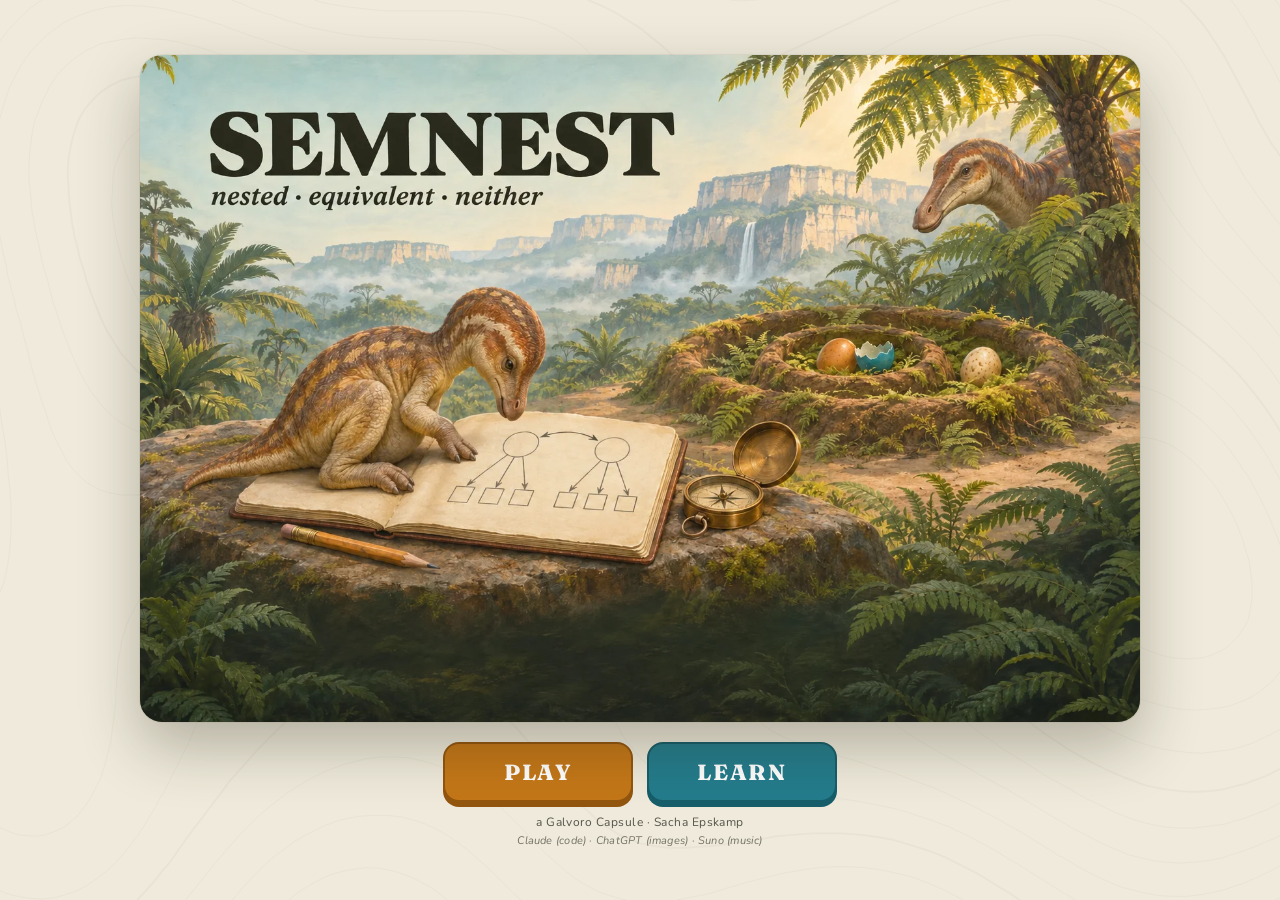
<file: index.html>
<!DOCTYPE html>
<html lang="en" data-theme="auto">
<head>
<meta charset="UTF-8">
<meta name="viewport" content="width=device-width, initial-scale=1.0, maximum-scale=1.0, user-scalable=no">
<title>SEMNEST</title>
<link rel="icon" type="image/svg+xml" href="assets/favicon.svg">
<link rel="preconnect" href="https://fonts.googleapis.com">
<link rel="preconnect" href="https://fonts.gstatic.com" crossorigin>
<link href="https://fonts.googleapis.com/css2?family=Fraunces:opsz,wght@9..144,500;9..144,700;9..144,800&family=Nunito:wght@500;600;700;800&family=JetBrains+Mono:wght@500;600&display=swap" rel="stylesheet">
<link rel="stylesheet" href="styles.css">
<script src="audio.js"></script>
</head>
<body>

<div id="app">
  <!-- ==================== HUD ==================== -->
  <header id="hud">
    <div class="brand">
      <svg class="brand-mark" viewBox="0 0 40 32" aria-hidden="true">
        <path class="bm-fern" d="M30 25 Q31.5 13 37 4.5 M31 19 l-3.6 -2 M31 19 l3.7 -1 M32.2 14 l-3.2 -2.4 M32.2 14 l3.5 -0.8 M34 9.8 l-2.5 -2.1 M34 9.8 l2.9 -0.5"/>
        <ellipse class="bm-egg a" cx="13.4" cy="15" rx="4.4" ry="6.8" transform="rotate(-14 13.4 15)"/>
        <ellipse class="bm-egg b" cx="25.2" cy="14.6" rx="4.4" ry="6.8" transform="rotate(12 25.2 14.6)"/>
        <ellipse class="bm-egg c" cx="19.3" cy="17.2" rx="4.3" ry="6.4"/>
        <path class="bm-nest" d="M1.5 21.5 Q4 18 8 20 Q12 18.5 15 20.5 Q20 19 25 20.5 Q28 18.5 32 20 Q36 18 38.5 21.5 Q37 29.5 20 30 Q3 29.5 1.5 21.5 Z"/>
        <path class="bm-rim" d="M4 22.6 Q8 21.1 12 22.4 M16 22.7 Q20 21.5 24 22.7 M28 22.4 Q32 21.1 36 22.6"/>
      </svg>
      <span class="brand-name">SEMNEST</span>
    </div>
    <div class="hud-stats">
      <div class="stat play-only"><span class="stat-label">LEVEL</span><span id="hud-level" class="stat-val small">Easy</span></div>
      <div class="stat play-only"><span class="stat-label">ROUND</span><span id="hud-eggs" class="eggs" aria-label="Rounds"></span></div>
      <div class="stat play-only"><span class="stat-label">SCORE</span><span id="hud-score" class="stat-val">0</span></div>
      <div class="stat learn-only"><span class="stat-label">MODE</span><span class="stat-val small">Learn</span></div>
    </div>
    <div class="hud-btns">
      <button id="btn-help" class="icon-btn" aria-label="How to play" title="How to play">?</button>
      <button id="btn-theme" class="icon-btn" aria-label="Theme" title="Theme: auto">
        <svg viewBox="0 0 24 24" class="th-icon"><circle cx="12" cy="12" r="7.5" fill="none"/><path class="th-half" d="M12 4.5 A7.5 7.5 0 0 1 12 19.5 Z"/></svg>
      </button>
      <button id="btn-mute" class="icon-btn" aria-label="Mute" title="Sound on/off">&#9834;</button>
      <button id="btn-home" class="icon-btn" aria-label="Quit to title" title="Quit to title">&#10005;</button>
    </div>
  </header>

  <!-- ==================== PLAY ==================== -->
  <main id="play" class="mode-main">
    <section class="pair" data-tab="A">
      <figure class="model-card" id="card-a" data-side="A">
        <figcaption><span class="badge a">A</span><span class="mc-title">Model A</span><span class="mc-meta" id="meta-a"></span></figcaption>
        <span class="zoom-hint" aria-hidden="true"><svg viewBox="0 0 20 20"><circle cx="8.5" cy="8.5" r="5.5"/><path d="M12.6 12.6 L17 17 M6 8.5 H11 M8.5 6 V11"/></svg></span>
        <div class="paper"><svg class="diagram" id="svg-a" role="img" aria-label="Path diagram of model A"></svg></div>
      </figure>

      <div class="answers" id="answers" role="group" aria-label="Your answer">
        <div class="ans-q">How are <b class="ta">A</b> and <b class="tb">B</b> related?</div>
        <button class="ans" data-ans="equiv" title="Equivalent: A and B fit every dataset equally well (key 1)"><svg class="venn" viewBox="0 0 64 40"><ellipse class="v-b" cx="32" cy="20" rx="17" ry="15.5"/><ellipse class="v-a dash" cx="32" cy="20" rx="17" ry="15.5"/></svg><span class="ans-x" aria-hidden="true"><b class="ta">A</b><i>&equiv;</i><b class="tb">B</b></span>
          <span class="ans-t"><b>Equivalent</b><small>A&nbsp;&equiv;&nbsp;B: same fit on every dataset</small></span><kbd>1</kbd></button>
        <button class="ans" data-ans="AinB" title="A nested in B: A is a special case of B (key 2)"><svg class="venn" viewBox="0 0 64 40"><ellipse class="v-b" cx="32" cy="20" rx="25" ry="17.5"/><ellipse class="v-a" cx="27" cy="21" rx="12" ry="10"/></svg><span class="ans-x" aria-hidden="true"><b class="ta">A</b><i>&sub;</i><b class="tb">B</b></span>
          <span class="ans-t"><b>A nested in B</b><small>A&nbsp;&sub;&nbsp;B: A is a special case of B</small></span><kbd>2</kbd></button>
        <button class="ans" data-ans="BinA" title="B nested in A: B is a special case of A (key 3)"><svg class="venn" viewBox="0 0 64 40"><ellipse class="v-a" cx="32" cy="20" rx="25" ry="17.5"/><ellipse class="v-b" cx="37" cy="21" rx="12" ry="10"/></svg><span class="ans-x" aria-hidden="true"><b class="tb">B</b><i>&sub;</i><b class="ta">A</b></span>
          <span class="ans-t"><b>B nested in A</b><small>B&nbsp;&sub;&nbsp;A: B is a special case of A</small></span><kbd>3</kbd></button>
        <button class="ans" data-ans="neither" title="Neither: each fits patterns the other cannot (key 4)"><svg class="venn" viewBox="0 0 64 40"><ellipse class="v-a" cx="23" cy="20" rx="15" ry="14"/><ellipse class="v-b" cx="41" cy="20" rx="15" ry="14"/></svg><span class="ans-x" aria-hidden="true">neither</span>
          <span class="ans-t"><b>Neither</b><small>each fits patterns the other cannot</small></span><kbd>4</kbd></button>
      </div>

      <figure class="model-card" id="card-b" data-side="B">
        <figcaption><span class="badge b">B</span><span class="mc-title">Model B</span><span class="mc-meta" id="meta-b"></span></figcaption>
        <span class="zoom-hint" aria-hidden="true"><svg viewBox="0 0 20 20"><circle cx="8.5" cy="8.5" r="5.5"/><path d="M12.6 12.6 L17 17 M6 8.5 H11 M8.5 6 V11"/></svg></span>
        <div class="paper"><svg class="diagram" id="svg-b" role="img" aria-label="Path diagram of model B"></svg></div>
        <span class="dbg-id" id="dbg-id" aria-hidden="true"></span><!-- DEBUG-ID: item id while testing; remove later -->
      </figure>
    </section>

    <!-- feedback after answering -->
    <section id="feedback" class="feedback hidden" aria-live="polite">
      <div class="fb-head">
        <span class="fb-verdict" id="fb-verdict">Correct!</span>
        <span class="fb-points" id="fb-points">+20</span>
        <button class="sheet-x" aria-label="Close">&#10005;</button>
      </div>
      <div class="fb-body">
        <svg class="venn big" id="fb-venn" viewBox="0 0 64 40"></svg>
        <div class="fb-text">
          <div class="fb-you" id="fb-you"></div>
          <div class="fb-rel" id="fb-rel"></div>
          <p class="fb-why" id="fb-why"></p>
          <div class="fb-facts" id="fb-facts"></div>
        </div>
      </div>
      <div class="fb-foot">
        <span class="fb-hint">Highlighted: what differs between the two models.</span>
        <button class="pill-btn" id="btn-next">NEXT</button>
      </div>
    </section>

    <!-- phones: after answering, the verdict replaces the answer row; the sheet's backdrop -->
    <div class="play-bar" id="play-bar">
      <div class="pb-done">
        <span class="pb-verdict" id="pb-verdict"></span>
        <button class="pill-btn ghost" id="pb-why">Why?</button>
        <button class="pill-btn" id="pb-next">NEXT PAIR</button>
      </div>
    </div>
    <div class="sheet-bg" id="sheet-bg"></div>
  </main>

  <!-- ==================== LEARN ==================== -->
  <main id="learn" class="mode-main">
    <div class="toolbar" id="ltoolbar" role="toolbar" aria-label="Drawing tools">
      <div class="tool-group">
        <button class="tool on" data-tool="select" title="Select / move (V)">
          <svg viewBox="0 0 24 24"><path d="M6 3 L6 19 L10.5 14.8 L13.6 21 L16.2 19.8 L13.2 13.7 L19 13.4 Z"/></svg><span>Move</span></button>
        <button class="tool" data-tool="factor" title="Add a factor (F), or double-click a canvas">
          <svg viewBox="0 0 24 24"><circle cx="12" cy="12" r="7.5" fill="none"/><path d="M12 8.5 V15.5 M8.5 12 H15.5"/></svg><span>Factor</span></button>
        <button class="tool" data-tool="arrow" title="Draw an arrow: a loading (factor → item) or an effect (A)">
          <svg viewBox="0 0 24 24"><path d="M4 20 L17 7" fill="none"/><path d="M19.5 4.5 L11.5 7.5 L16.5 12.5 Z"/></svg><span>Path</span></button>
        <button class="tool" data-tool="cov" title="Draw a covariance: between two residuals or two factors (C)">
          <svg viewBox="0 0 24 24"><path d="M6.5 16 Q12 4 17.5 16" fill="none"/><path d="M3.5 17.5 L9.5 18.5 L6.5 12.5 Z M20.5 17.5 L14.5 18.5 L17.5 12.5 Z"/></svg><span>Covary</span></button>
        <button class="tool" data-tool="net" title="Draw a network edge (partial correlation): between two items, two residuals or two factors (N)">
          <svg viewBox="0 0 24 24"><path d="M6 17.5 L12 6.5 L18 17.5 Z" fill="none"/><circle cx="6" cy="17.5" r="2.4"/><circle cx="12" cy="6.5" r="2.4"/><circle cx="18" cy="17.5" r="2.4"/></svg><span>Network</span></button>
        <button class="tool" data-tool="erase" title="Erase factors and paths (E)">
          <svg viewBox="0 0 24 24"><path d="M4 16 L12.5 7.5 L18.5 13.5 L12 20 H7 Z" fill="none"/><path d="M12 20 H20"/></svg><span>Erase</span></button>
      </div>
      <div class="tool-group actions">
        <button class="act" id="btn-item-add" title="Add an item to both models"><svg viewBox="0 0 24 24"><rect x="4.5" y="4.5" width="15" height="15" fill="none"/><path d="M12 8.5 V15.5 M8.5 12 H15.5"/></svg><span>+ Item</span></button>
        <button class="act" id="btn-item-del" title="Remove the last item from both models"><svg viewBox="0 0 24 24"><rect x="4.5" y="4.5" width="15" height="15" fill="none"/><path d="M8.5 12 H15.5"/></svg><span>&minus; Item</span></button>
        <button class="act" id="btn-params" aria-pressed="false" title="Give the models numbers: set parameter values and watch the other model follow"><svg viewBox="0 0 24 24"><path d="M4 7 H20 M4 17 H20" fill="none"/><circle cx="9" cy="7" r="2.6"/><circle cx="15" cy="17" r="2.6"/></svg><span>Values</span></button>
      </div>
    </div>

    <section class="lpair">
      <div class="lpane" id="lpane-a" data-side="A">
        <div class="lhead"><span class="badge a">A</span><span class="mc-title">Model A</span><span class="mc-meta" id="lmeta-a"></span>
          <span class="lacts" data-side="A"><button class="mini" data-act="copy" data-from="B" title="Copy model B into A">&#8592; copy B</button><button class="mini" data-act="undo" title="Undo">undo</button><button class="mini" data-act="tidy" title="Tidy layout">tidy</button><button class="mini" data-act="clear" title="Remove all factors and paths">clear</button></span></div>
        <span class="zoom-hint" aria-hidden="true"><svg viewBox="0 0 20 20"><path d="M4 16 L4.6 12.6 L12.8 4.4 L15.6 7.2 L7.4 15.4 Z M11.2 6 L14 8.8"/></svg></span>
        <div class="canvas-wrap"><svg class="lcanvas" id="lsvg-a"></svg></div>
      </div>

      <div class="lmid" id="lmid">
        <div class="lrel stale" id="lrel" aria-live="polite">
          <div class="lrel-wait" id="lrel-wait">Press <b>COMPUTE</b> to see how <b class="ta">A</b> and <b class="tb">B</b> relate.</div>
          <div class="lrel-res">
            <svg class="venn big" id="lrel-venn" viewBox="0 0 64 40"></svg>
            <div class="lrel-sym" id="lrel-sym"></div>
            <div class="lrel-text" id="lrel-text"></div>
            <div class="lrel-sub" id="lrel-sub"></div>
            <div class="lrel-src" id="lrel-src"></div>
          </div>
        </div>
        <div class="lbtns">
          <button class="big-btn" id="btn-compute">COMPUTE</button>
          <button class="pill-btn ghost" id="btn-library">LIBRARY</button>
        </div>
      </div>

      <div class="lpane" id="lpane-b" data-side="B">
        <div class="lhead"><span class="badge b">B</span><span class="mc-title">Model B</span><span class="mc-meta" id="lmeta-b"></span>
          <span class="lacts" data-side="B"><button class="mini" data-act="copy" data-from="A" title="Copy model A into B">copy A &#8594;</button><button class="mini" data-act="undo" title="Undo">undo</button><button class="mini" data-act="tidy" title="Tidy layout">tidy</button><button class="mini" data-act="clear" title="Remove all factors and paths">clear</button></span></div>
        <span class="zoom-hint" aria-hidden="true"><svg viewBox="0 0 20 20"><path d="M4 16 L4.6 12.6 L12.8 4.4 L15.6 7.2 L7.4 15.4 Z M11.2 6 L14 8.8"/></svg></span>
        <div class="canvas-wrap"><svg class="lcanvas" id="lsvg-b"></svg></div>
      </div>
    </section>
    <div class="lnote" id="lnote"></div>

    <!-- shared popups (moved into the active canvas) -->
    <div id="pick-pop" class="pick-pop hidden" role="dialog" aria-label="Indicators of this factor">
      <div class="pp-title">Select its indicators</div>
      <div class="pp-text">Click the items this factor measures.</div>
      <div class="pp-row"><span id="pp-count">0 items</span><span class="pp-links"><button class="link-btn" id="pp-all">All</button> &middot; <button class="link-btn" id="pp-none">None</button></span></div>
      <div class="pp-btns"><button class="pill-btn ghost" id="pp-cancel">Cancel</button><button class="pill-btn" id="pp-ok">OK</button></div>
    </div>
    <div id="param-pop" class="param-pop hidden" role="dialog" aria-label="Parameter value">
      <div class="pp-title" id="pr-title">Factor loading</div>
      <div class="pr-sub" id="pr-sub"></div>
      <div class="pr-row"><span class="pr-zero" id="pr-zero"></span><input type="range" id="pr-range" aria-label="Value"><input type="number" id="pr-num" aria-label="Value"></div>
      <div class="pr-std" id="pr-std"></div>
      <div class="pp-btns"><button class="pill-btn ghost" id="pr-reset">Default</button><button class="pill-btn" id="pr-done">Done</button></div>
    </div>
    <div id="toast" role="status" aria-live="polite"></div>
  </main>
</div>

<!-- LEARN on phones: a model is edited in this popup (tools, canvas, actions) -->
<div id="lzoom" class="zoom lzoom hidden" role="dialog" aria-modal="true" aria-label="Edit a model">
  <div class="zoom-box">
    <div class="zoom-head">
      <button class="zoom-side" data-side="A" aria-label="Model A"><span class="badge a">A</span></button>
      <button class="zoom-side" data-side="B" aria-label="Model B"><span class="badge b">B</span></button>
      <span class="zoom-title" id="lzoom-title">Model A</span>
      <button class="icon-btn" id="lzoom-close" aria-label="Close">&#10005;</button>
    </div>
    <div class="lzoom-tools" id="lzoom-tools"></div>
    <div class="lzoom-body" id="lzoom-body"></div>
    <div class="lzoom-foot" id="lzoom-foot"></div>
  </div>
</div>

<!-- LEARN: the library of PLAY pairs -->
<div id="modal-lib" class="modal hidden" role="dialog" aria-modal="true" aria-labelledby="lib-title">
  <div class="modal-box lib-box">
    <div class="lib-head"><h3 id="lib-title">Library</h3><span class="lib-count" id="lib-count"></span><button class="icon-btn" id="lib-close" aria-label="Close">&#10005;</button></div>
    <p class="lib-intro">All pairs from PLAY. Pick one to load it into A and B.</p>
    <div class="lib-filters">
      <div class="lib-row" id="lib-levels" role="group" aria-label="Level"></div>
      <div class="lib-row" id="lib-types" role="group" aria-label="Model type"></div>
    </div>
    <div class="lib-list" id="lib-list"></div>
  </div>
</div>

<!-- LEARN on phones: the relation in full -->
<div id="modal-rel" class="modal hidden" role="dialog" aria-modal="true" aria-label="How A and B relate">
  <div class="modal-box">
    <div class="mrel" id="mrel"></div>
    <div class="modal-foot"><button class="pill-btn" id="mrel-ok">OK</button></div>
  </div>
</div>

<!-- ==================== TITLE ==================== -->
<section id="screen-title" class="screen show">
  <h1 class="sr-only">SEMNEST</h1>
  <div class="title-hero" id="title-hero">
    <picture>
      <source media="(orientation: portrait) and (max-width: 860px)" srcset="assets/title-mobile.webp">
      <img id="title-img" src="assets/title-wide.webp" alt="SEMNEST: nested, equivalent, neither. A young dinosaur studies a path diagram in a field notebook next to a nest within a nest, in a lost valley.">
    </picture>
  </div>
  <div class="title-ui">
    <div class="title-btns">
      <button class="big-btn" id="btn-play">PLAY</button>
      <button class="big-btn ghost" id="btn-learn">LEARN</button>
    </div>
    <p class="title-foot">a Galvoro Capsule &middot; Sacha Epskamp<span class="title-credits-sub">Claude (code) &middot; ChatGPT (images) &middot; Suno (music)</span></p>
  </div>
</section>

<!-- ==================== LEVEL ==================== -->
<section id="screen-level" class="screen">
  <div class="level-box">
    <h2>Choose a level</h2>
    <p class="level-sub">Five pairs of models per game. Score 60 of 100 for a certificate.</p>
    <div class="level-grid" role="radiogroup" aria-label="Level">
      <button class="level-card" data-level="1" role="radio" aria-checked="false"><svg class="egg-medal" viewBox="0 0 60 72"><use href="#egg"/></svg><b>Easy</b><small>Small path, factor and network models</small><span class="lc-best" data-best="1"></span></button>
      <button class="level-card" data-level="2" role="radio" aria-checked="false"><svg class="egg-medal" viewBox="0 0 60 72"><use href="#egg"/></svg><b>Medium</b><small>Larger models and a few surprises</small><span class="lc-best" data-best="2"></span></button>
      <button class="level-card" data-level="3" role="radio" aria-checked="false"><svg class="egg-medal" viewBox="0 0 60 72"><use href="#egg"/></svg><b>Hard</b><small>Hidden equivalences and counting traps</small><span class="lc-best" data-best="3"></span></button>
      <button class="level-card" data-level="4" role="radio" aria-checked="false"><svg class="egg-medal" viewBox="0 0 60 72"><use href="#egg"/></svg><b>Psychometrika</b><small>Bifactor, loops, networks and worse</small><span class="lc-best" data-best="4"></span></button>
    </div>
    <div class="fam-box">
      <div class="fam-head"><span class="fam-title">Model types</span><button class="link-btn" id="fam-all">all</button></div>
      <div class="fam-chips" id="fam-chips" role="group" aria-label="Model types"></div>
      <p class="fam-note" id="fam-note"></p>
    </div>
    <div class="level-go">
      <button class="link-btn" id="level-back">&#8592; back</button>
      <button class="big-btn" id="btn-start">START</button>
      <span class="fam-pool" id="fam-pool"></span>
    </div>
  </div>
</section>

<!-- ==================== TUTORIAL ==================== -->
<section id="screen-tutorial" class="screen">
  <div class="tut-box">
    <button class="tut-close" id="tut-close" aria-label="Close">&#10005;</button>
    <h2 class="tut-header">HOW TO PLAY</h2>
    <div id="tut-cards"></div>
    <button class="big-btn" id="tut-continue">START</button>
  </div>
</section>

<!-- ==================== FINAL ==================== -->
<section id="screen-final" class="screen">
  <div class="final-box">
    <div class="diploma" id="diploma">
      <div class="dip-corner tl"></div><div class="dip-corner tr"></div><div class="dip-corner bl"></div><div class="dip-corner br"></div>
      <div class="dip-brand">SEMNEST</div>
      <h2 class="dip-title" id="dip-title">Certificate in Model Nesting</h2>
      <p class="dip-line" id="dip-line1">This certifies that</p>
      <input class="dip-name" id="dip-name" placeholder="your name" maxlength="40" aria-label="Your name">
      <p class="dip-line" id="dip-line2">sorted five pairs of structural equation models at the level</p>
      <div class="dip-level" id="dip-level">Easy</div>
      <div class="dip-fams" id="dip-fams"></div>
      <div class="dip-mid">
        <svg class="egg-medal big" id="dip-medal" viewBox="0 0 60 72"><use href="#egg"/></svg>
        <div class="dip-score"><span id="final-score">0</span><small>/ 100</small><div class="dip-stars" id="dip-stars"></div><div class="dip-rank" id="final-rank"></div></div>
      </div>
      <table class="dip-table" id="final-table"></table>
      <div class="dip-date" id="dip-date"></div>
      <div class="dip-stamp" id="dip-stamp">NOT YET<br>HATCHED</div>
    </div>
    <div class="final-btns">
      <button class="pill-btn ghost" id="btn-save-img">Save as image</button>
      <button class="pill-btn ghost" id="btn-print">Print</button>
      <button class="pill-btn" id="btn-again">Play again</button>
      <button class="pill-btn ghost" id="btn-menu">Menu</button>
    </div>
  </div>
</section>

<!-- ==================== MODALS ==================== -->
<!-- phones: one model, larger (pinch, double-tap, drag) -->
<div id="zoom" class="zoom hidden" role="dialog" aria-modal="true" aria-label="Model, enlarged">
  <div class="zoom-box">
    <div class="zoom-head">
      <button class="zoom-side a" data-side="A" aria-label="Model A"><span class="badge a">A</span></button>
      <button class="zoom-side b" data-side="B" aria-label="Model B"><span class="badge b">B</span></button>
      <span class="zoom-title" id="zoom-title">Model A</span>
      <button class="icon-btn" id="zoom-close" aria-label="Close">&#10005;</button>
    </div>
    <div class="zoom-body paper" id="zoom-body"></div>
    <div class="zoom-foot"><span id="zoom-meta"></span><span class="zoom-tip">pinch or double-tap to zoom, drag to move<span class="zoom-turn"> · turn your phone for more room</span></span></div>
  </div>
</div>

<div id="modal-quit" class="modal hidden" role="dialog" aria-modal="true">
  <div class="modal-box">
    <h3>Leave this game?</h3>
    <p>Your score for this game will be lost.</p>
    <div class="modal-foot"><button class="pill-btn ghost" id="quit-no">Keep playing</button><button class="pill-btn" id="quit-yes">Leave</button></div>
  </div>
</div>
<div id="modal-how" class="modal hidden" role="dialog" aria-modal="true">
  <div class="modal-box wide">
    <h3>How does LEARN decide?</h3>
    <p>Model <b>A</b> is <b>nested</b> in model <b>B</b> when every covariance matrix A can produce, B can produce too: fit B to the covariance matrix implied by A and you get a perfect fit (&chi;&sup2; = 0). The models are <b>equivalent</b> when this works both ways.</p>
    <p>LEARN checks this numerically, like you would in lavaan: it draws random parameter values for one model, computes the covariance matrix it implies, fits the other model to it (from several starting values) and looks whether the fit is perfect. It does this both ways, for a few random draws (the <i>NET</i> idea of Bentler &amp; Satorra, 2010).</p>
    <p class="muted">Parameters are free real numbers, as in lavaan: a variance may become negative (a Heywood case). A numerical check is not a proof. It can miss nesting in rare cases, for example when the optimizer gets stuck. The pairs in the library (the PLAY items) are proven mathematically: as long as you leave such a pair unchanged, LEARN shows its proven relation.</p>
    <div class="modal-foot"><button class="pill-btn" id="how-ok">OK</button></div>
  </div>
</div>
<div id="modal-save" class="modal hidden" role="dialog" aria-modal="true">
  <div class="modal-box wide">
    <h3>Your certificate</h3>
    <p id="save-note">Right-click the image (or press and hold on a phone) and choose <b>Save image</b>.</p>
    <img id="save-img" alt="Certificate">
    <div class="modal-foot"><button class="pill-btn" id="save-ok">Close</button></div>
  </div>
</div>
<div id="card-layer"></div>

<!-- shared SVG symbols -->
<svg width="0" height="0" style="position:absolute" aria-hidden="true">
  <defs>
    <radialGradient id="egg-grad" cx="36%" cy="30%" r="78%">
      <stop offset="0" stop-color="var(--m-hi, #f6e7c8)"/><stop offset=".55" stop-color="var(--m-mid, #d9a65a)"/><stop offset="1" stop-color="var(--m-lo, #8a5a20)"/>
    </radialGradient>
    <symbol id="egg" viewBox="0 0 60 72">
      <path d="M30 3 C44 3 52 21 52 39 C52 57 43 69 30 69 C17 69 8 57 8 39 C8 21 16 3 30 3 Z" fill="url(#egg-grad)" stroke="var(--m-lo, #8a5a20)" stroke-width="1.6"/>
      <path d="M18 25 C19 17 23 11 29 9" stroke="#fff" stroke-opacity=".7" stroke-width="3.2" fill="none" stroke-linecap="round"/>
      <circle cx="20" cy="38" r="2.0" fill="var(--m-lo, #8a5a20)" opacity=".28"/><circle cx="37" cy="27" r="1.5" fill="var(--m-lo, #8a5a20)" opacity=".28"/><circle cx="41" cy="47" r="2.3" fill="var(--m-lo, #8a5a20)" opacity=".28"/><circle cx="27" cy="55" r="1.4" fill="var(--m-lo, #8a5a20)" opacity=".28"/><circle cx="33" cy="40" r="1.1" fill="var(--m-lo, #8a5a20)" opacity=".28"/><circle cx="23" cy="24" r="1.2" fill="var(--m-lo, #8a5a20)" opacity=".28"/><circle cx="45" cy="35" r="1.0" fill="var(--m-lo, #8a5a20)" opacity=".28"/><circle cx="36" cy="60" r="1.6" fill="var(--m-lo, #8a5a20)" opacity=".28"/><circle cx="15" cy="50" r="1.3" fill="var(--m-lo, #8a5a20)" opacity=".28"/>
    </symbol>
  </defs>
</svg>

<script src="linalg.js"></script>
<script src="sem.js"></script>
<script src="bank.js"></script>
<script src="diagram.js"></script>
<script src="editor.js"></script>
<script src="tutorial.js"></script>
<script src="diploma.js"></script>
<script src="game.js"></script>
<script src="learn.js"></script>
</body>
</html>
</file>
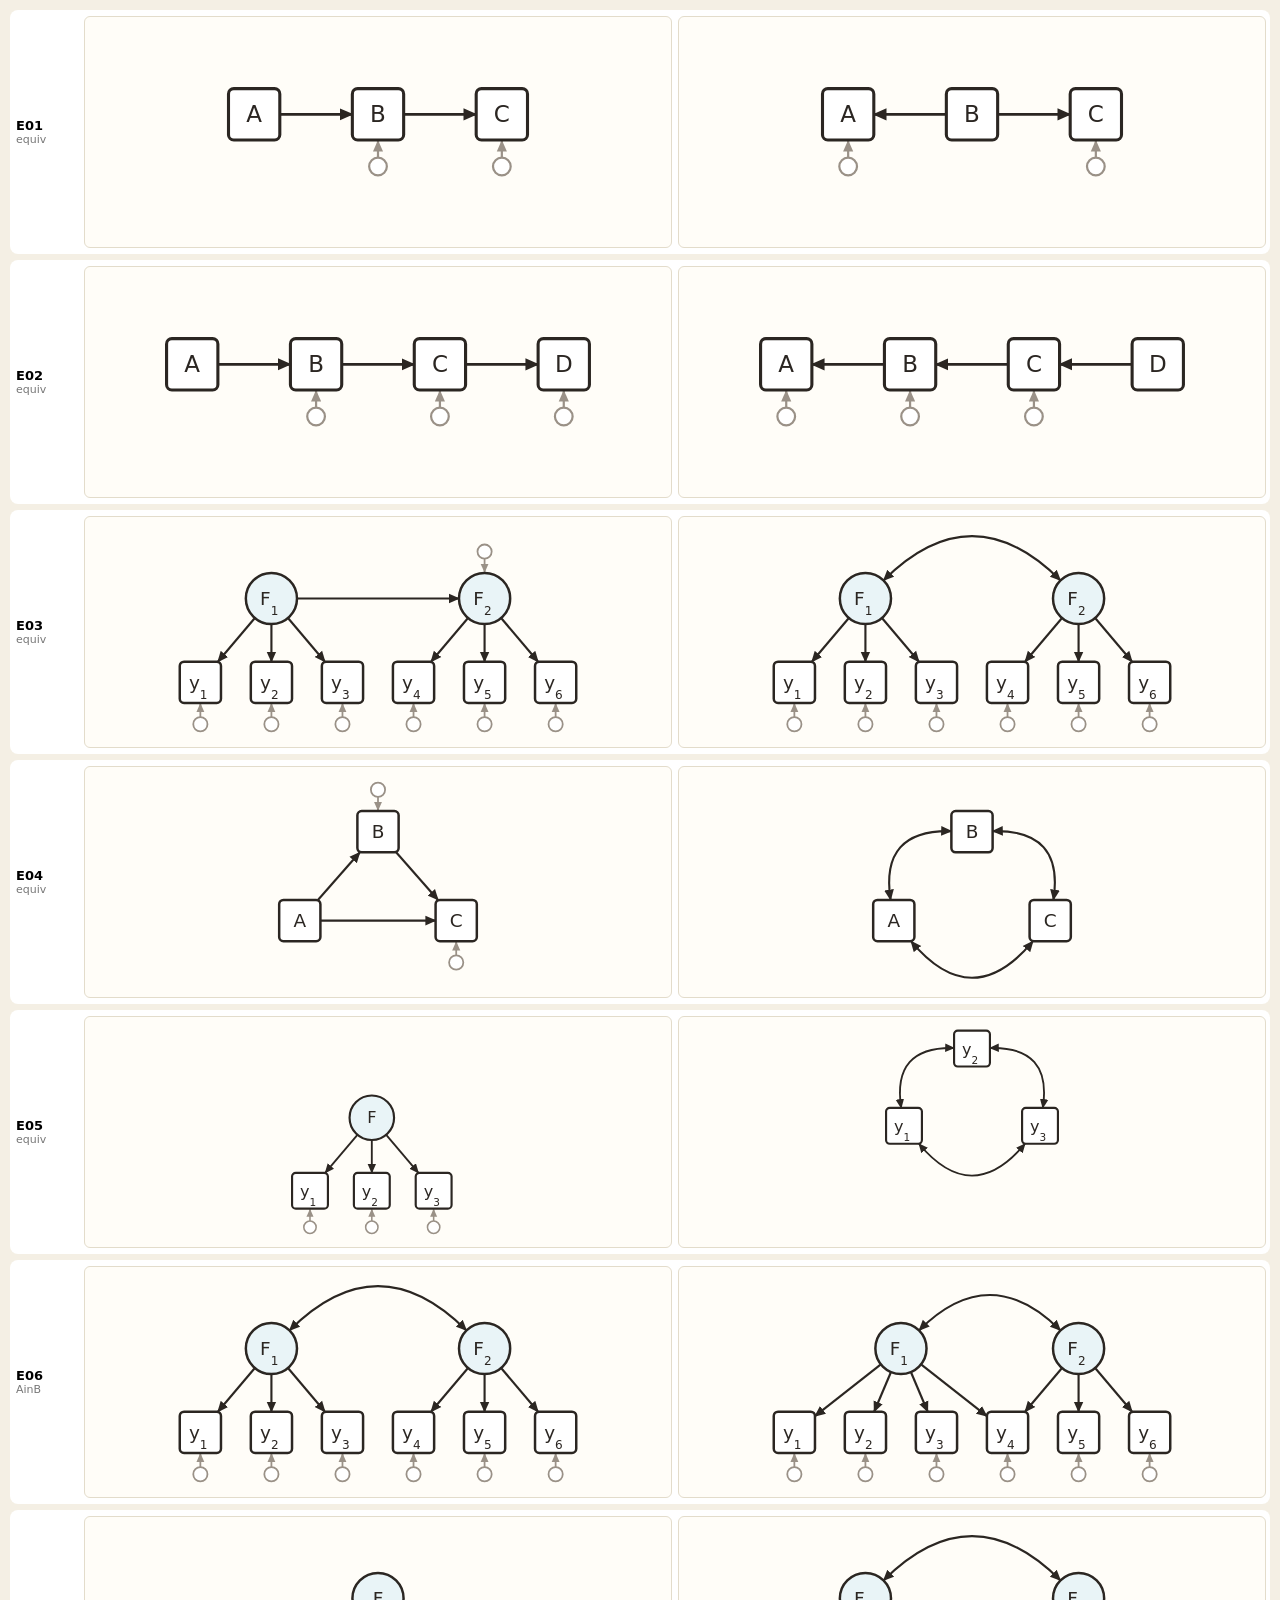
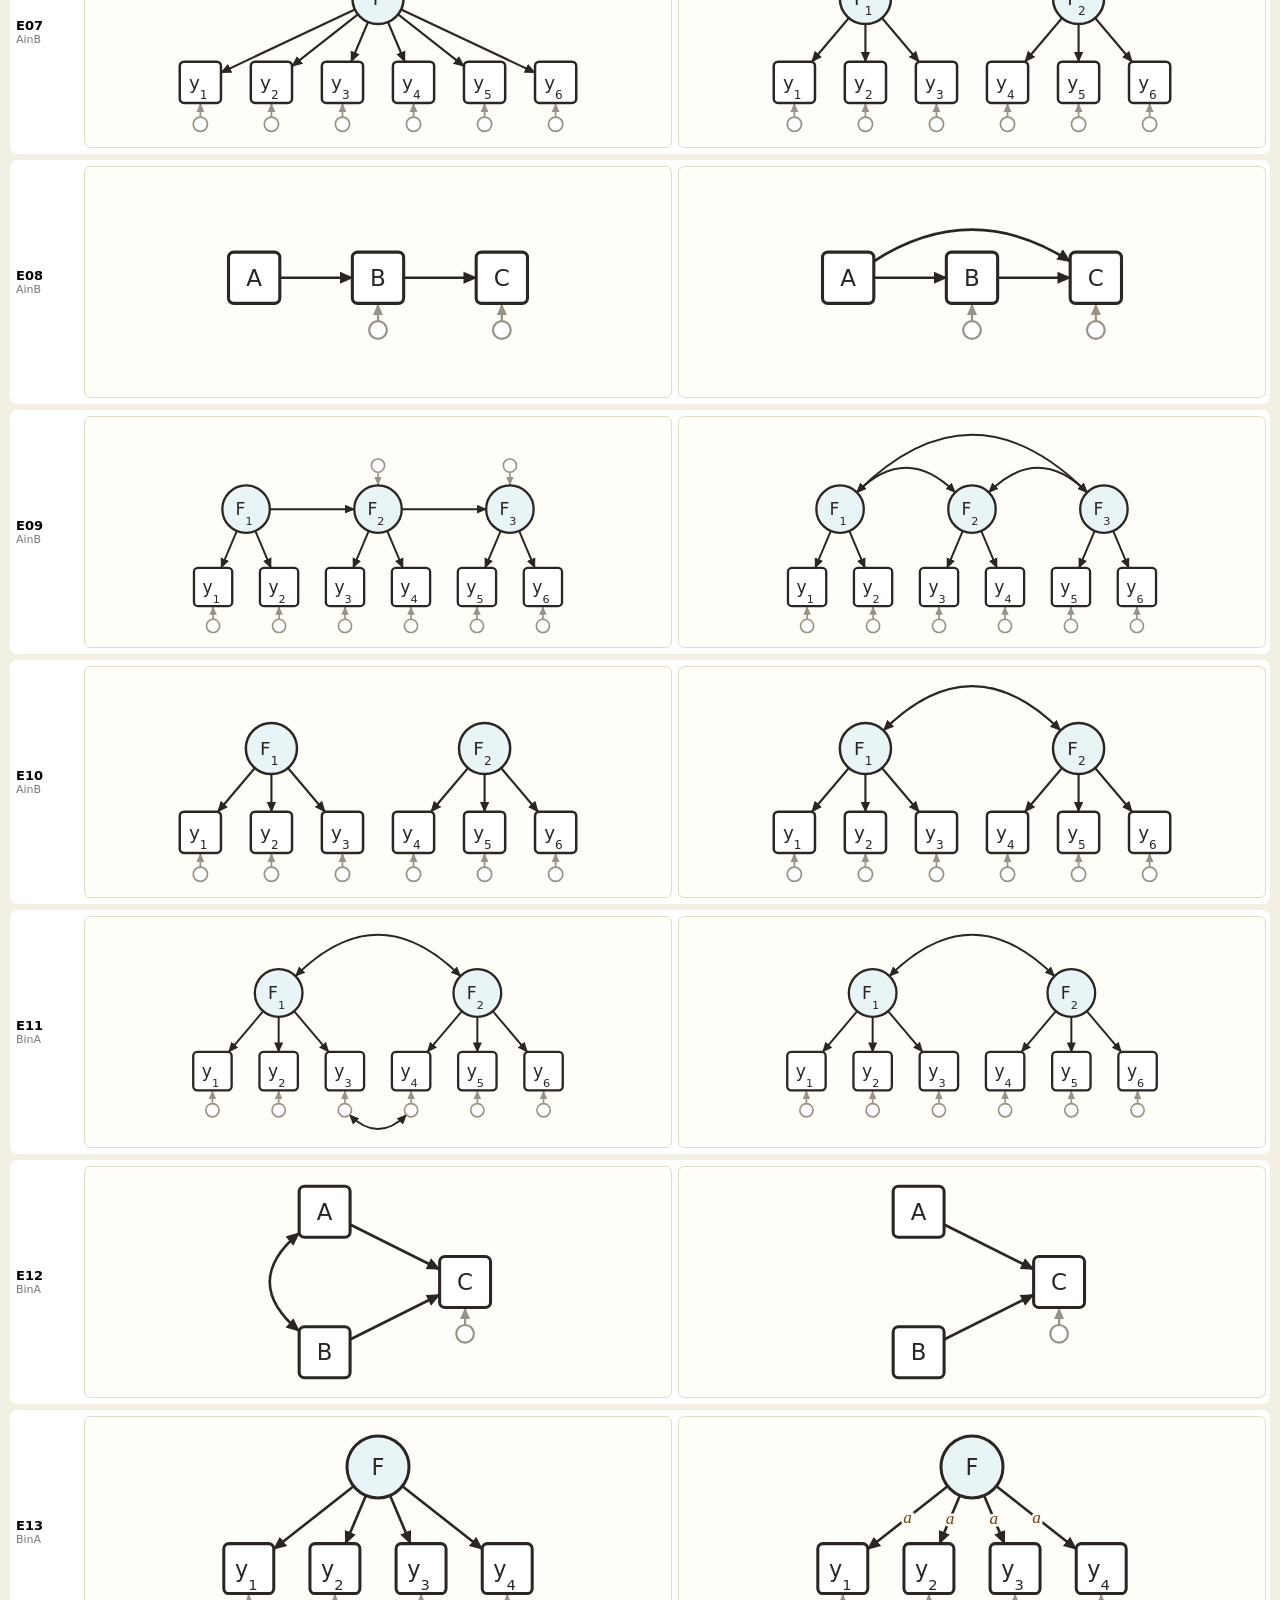
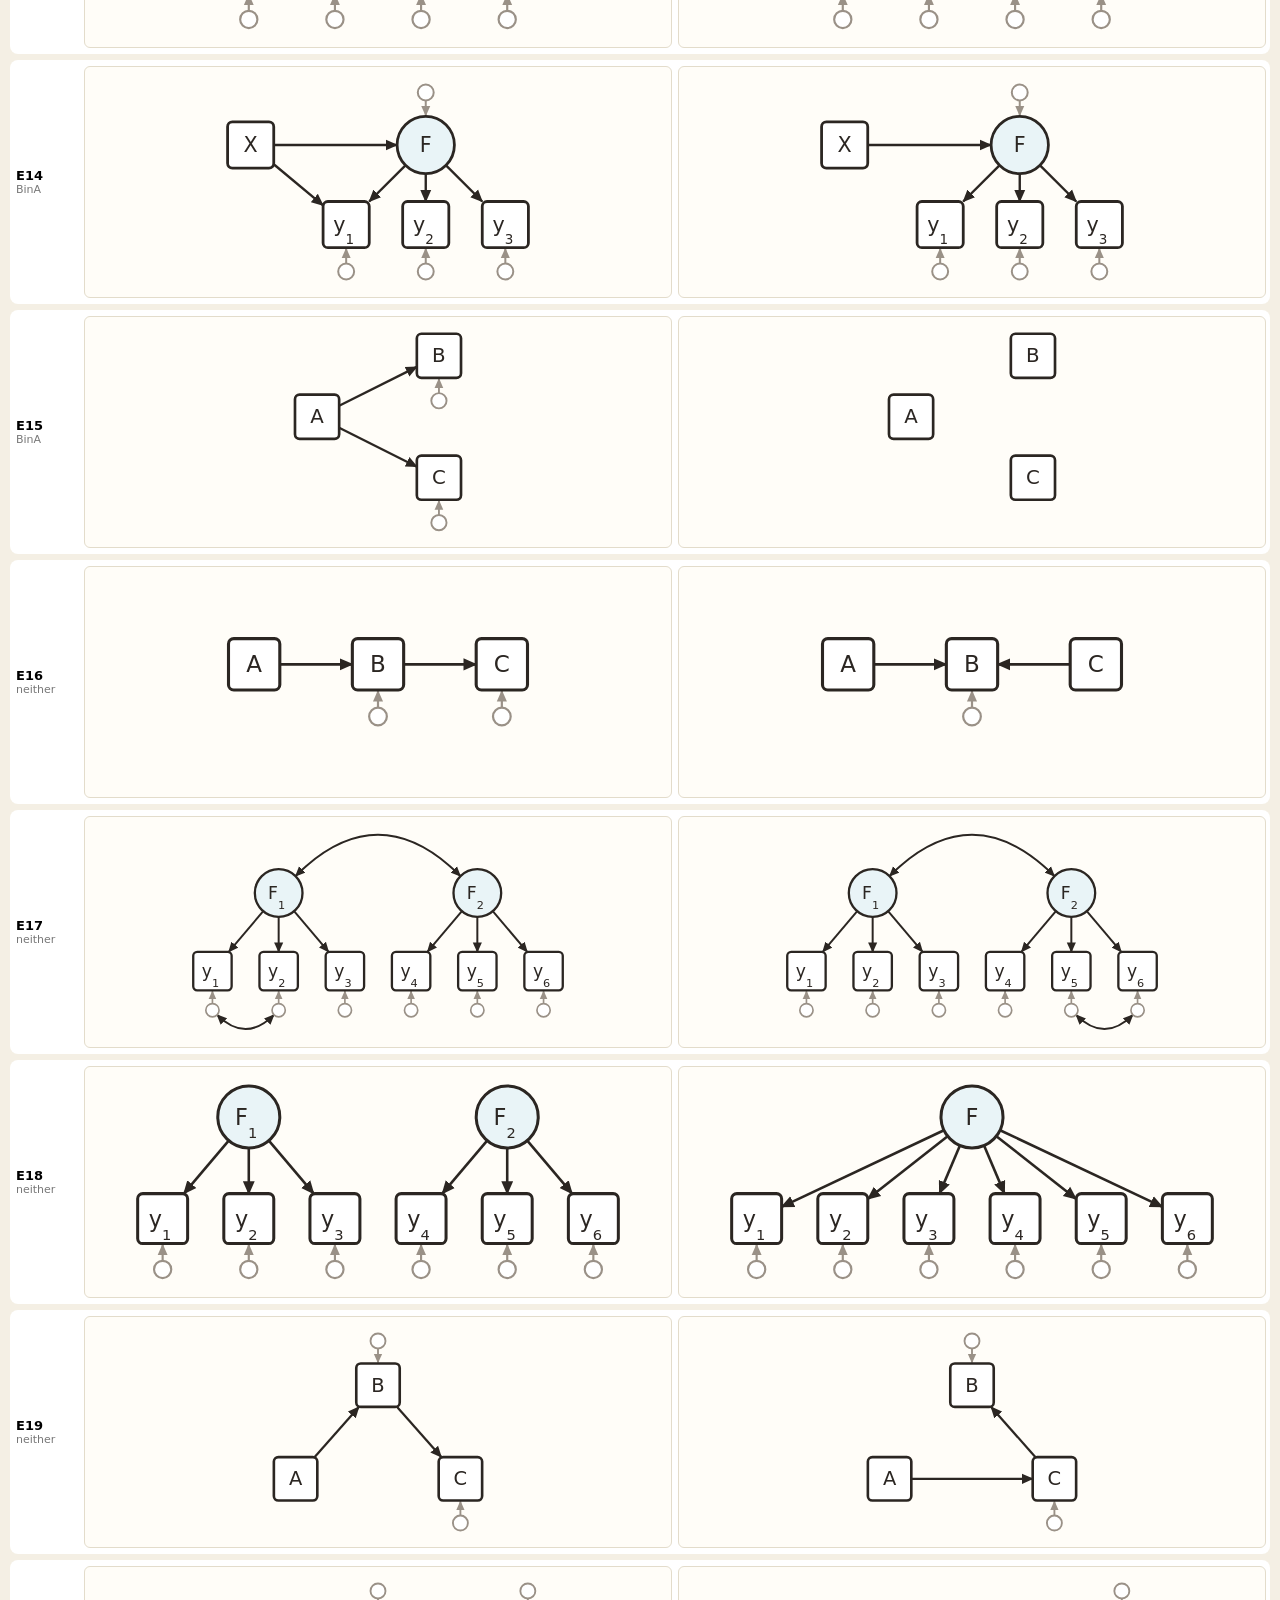
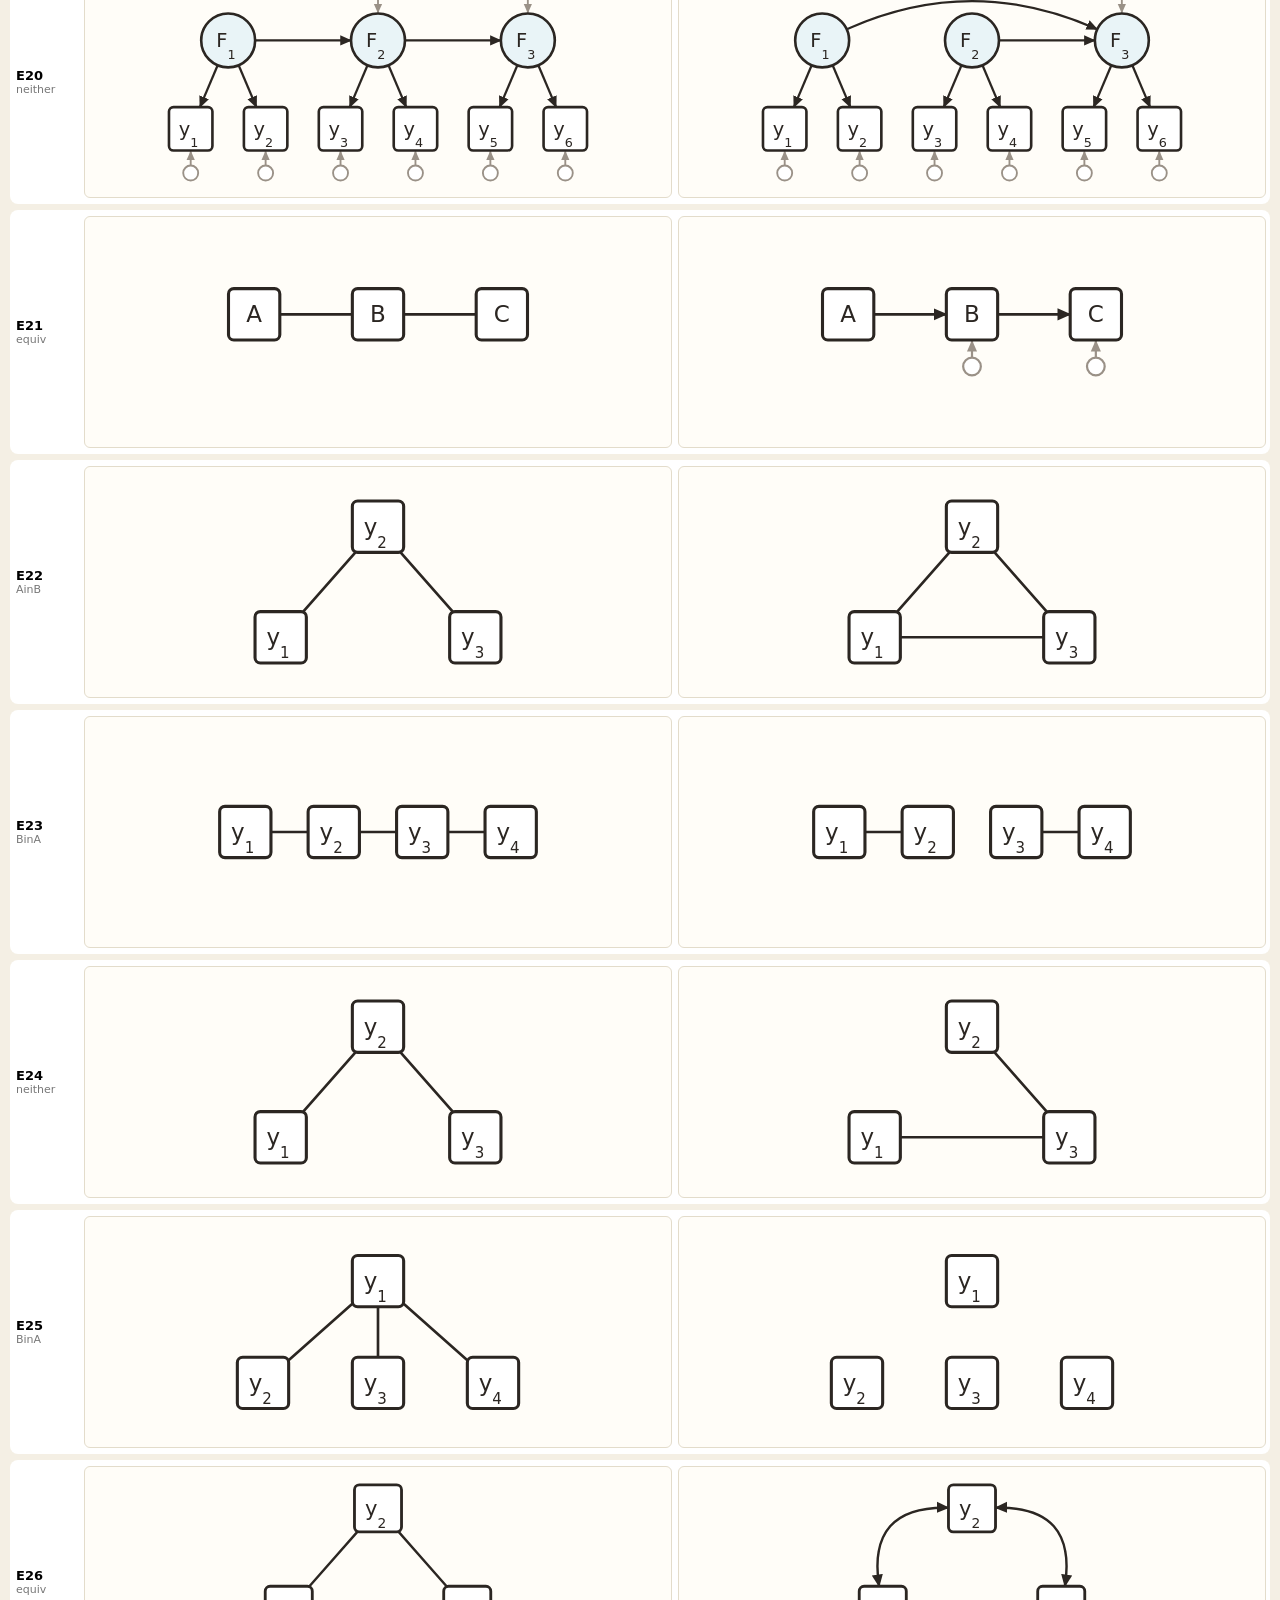
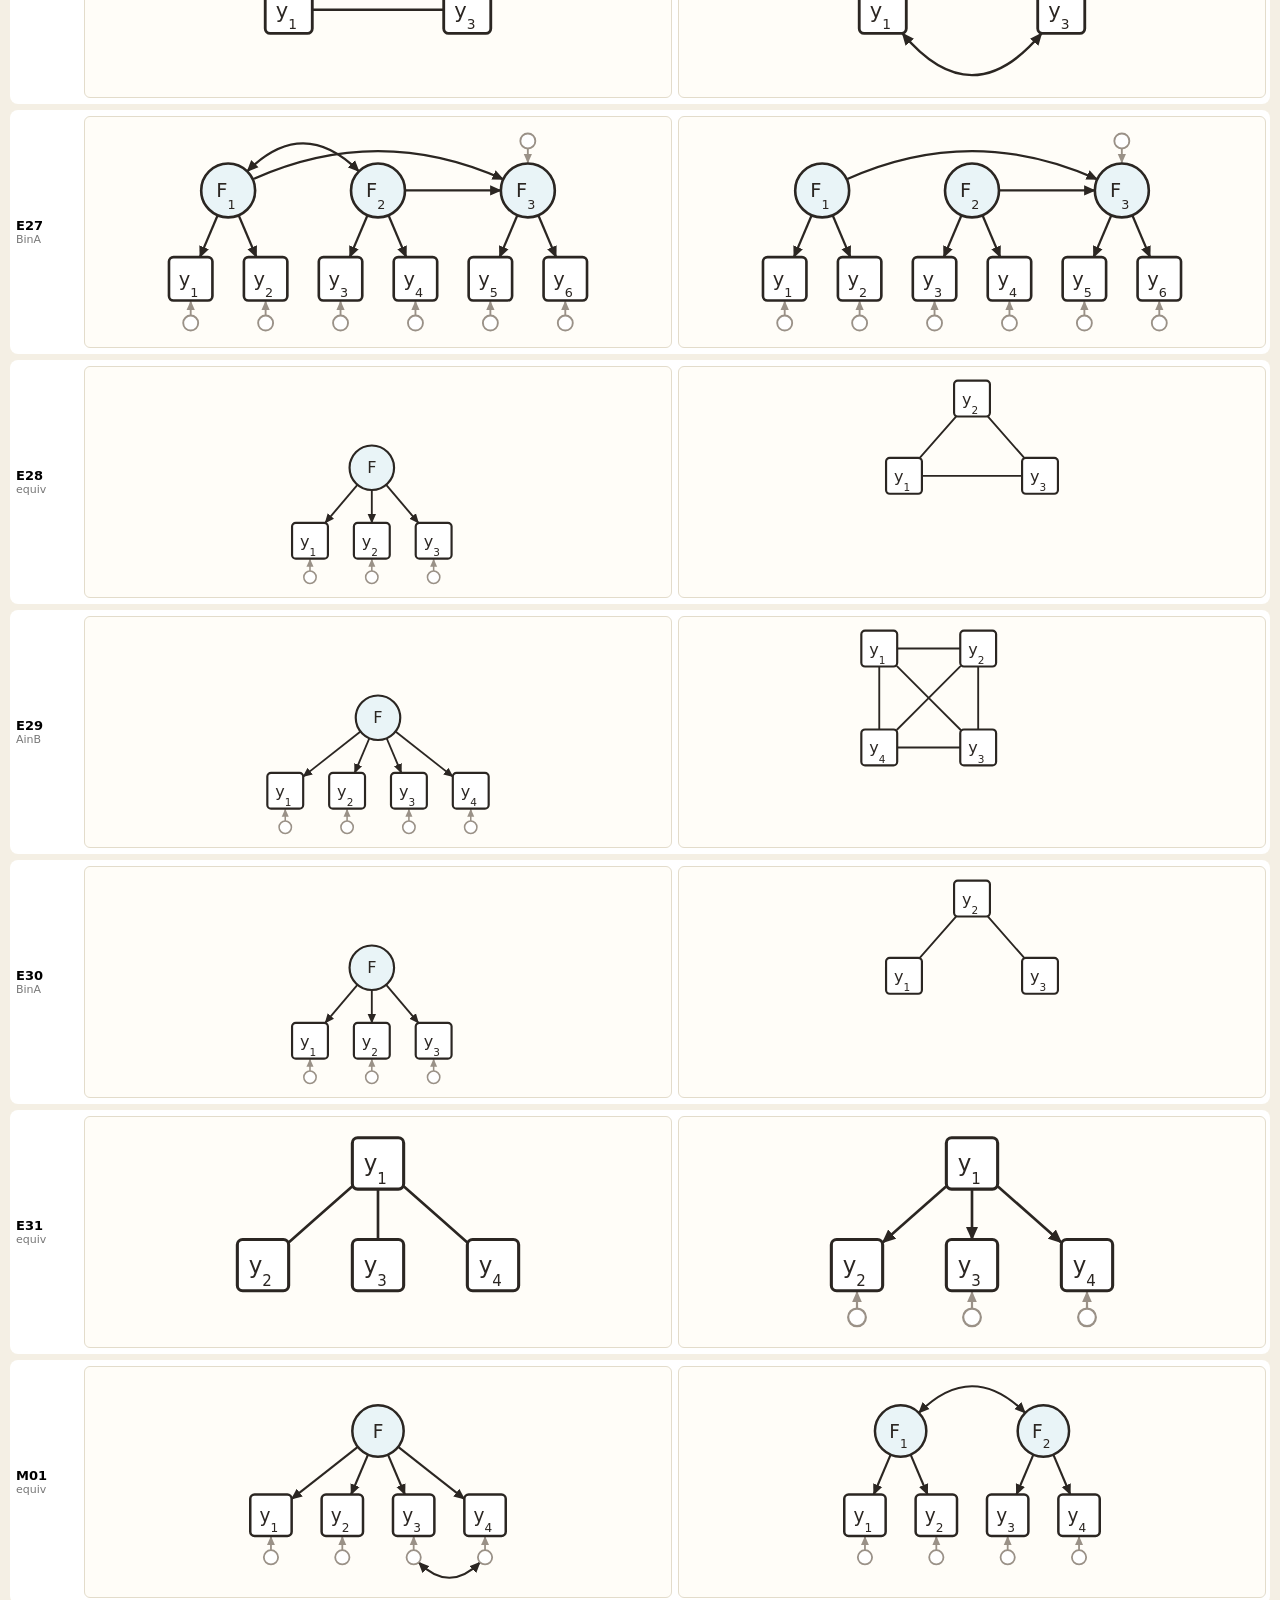
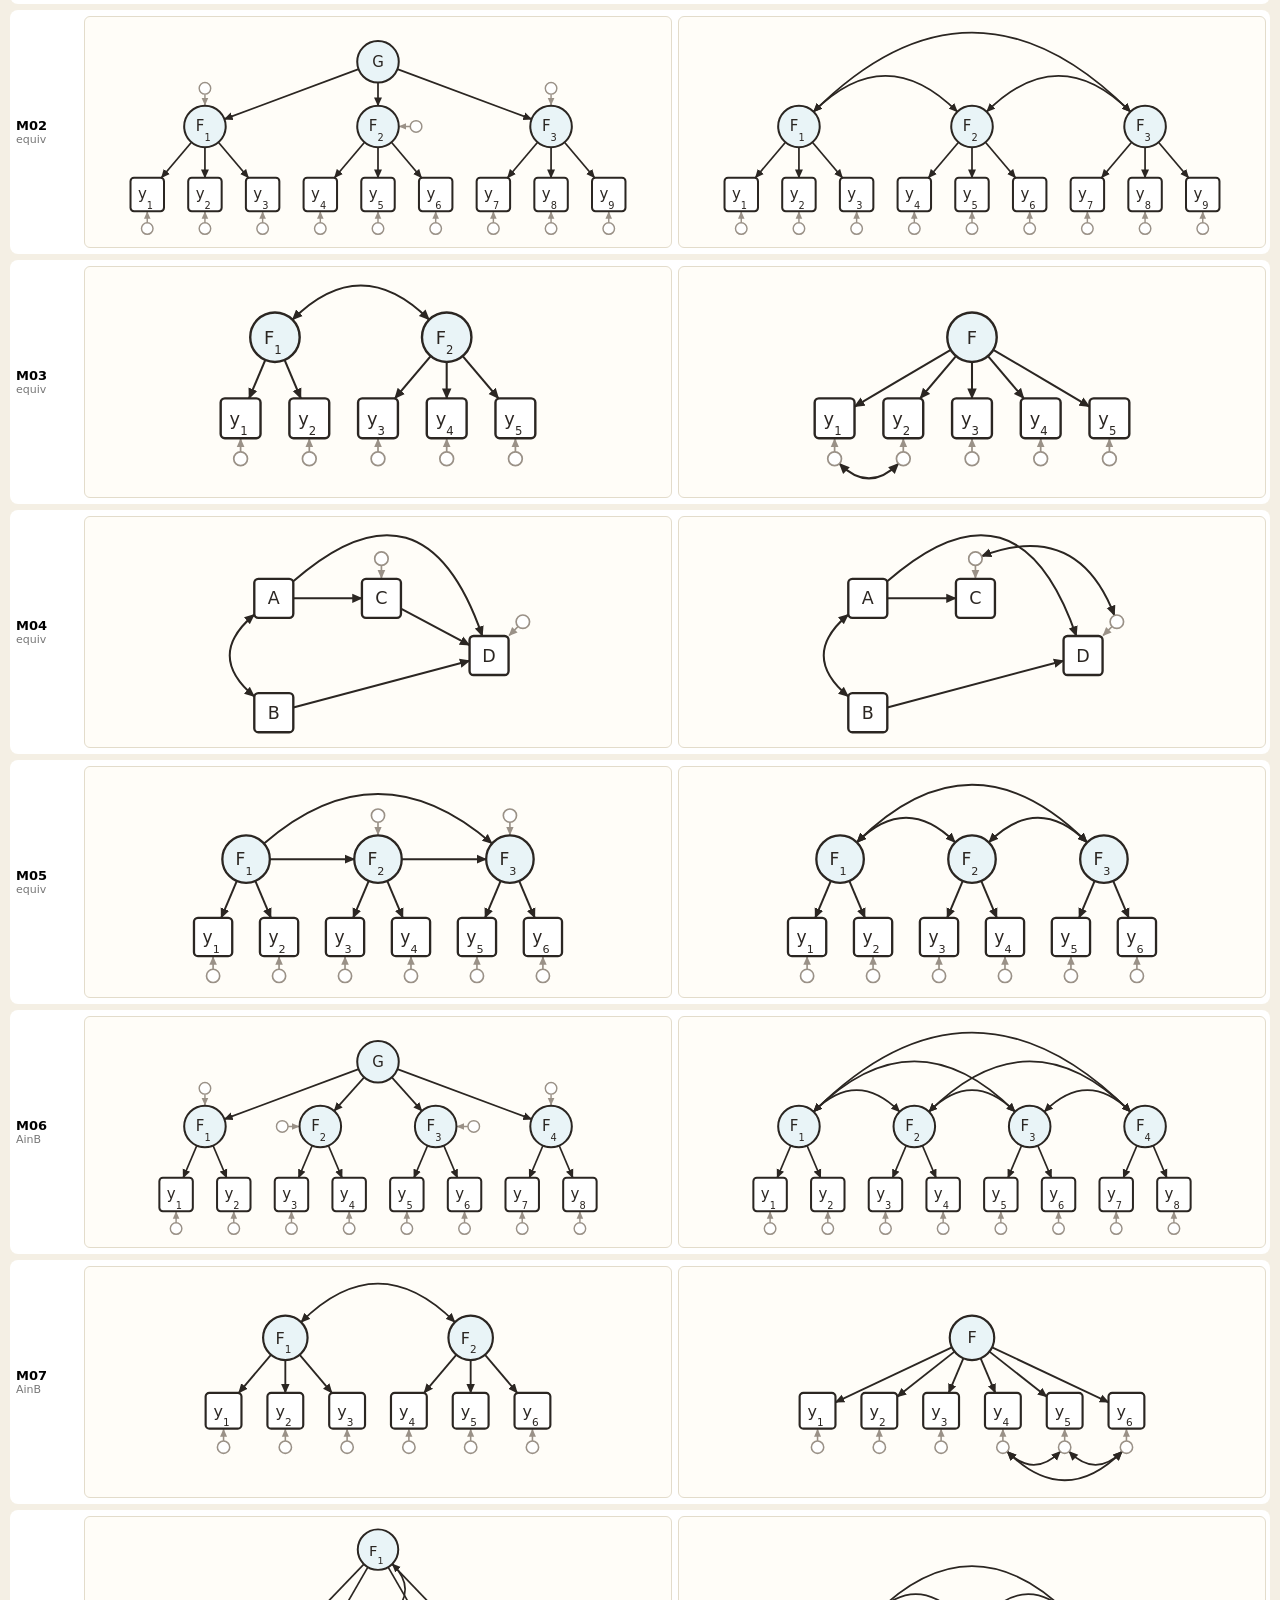
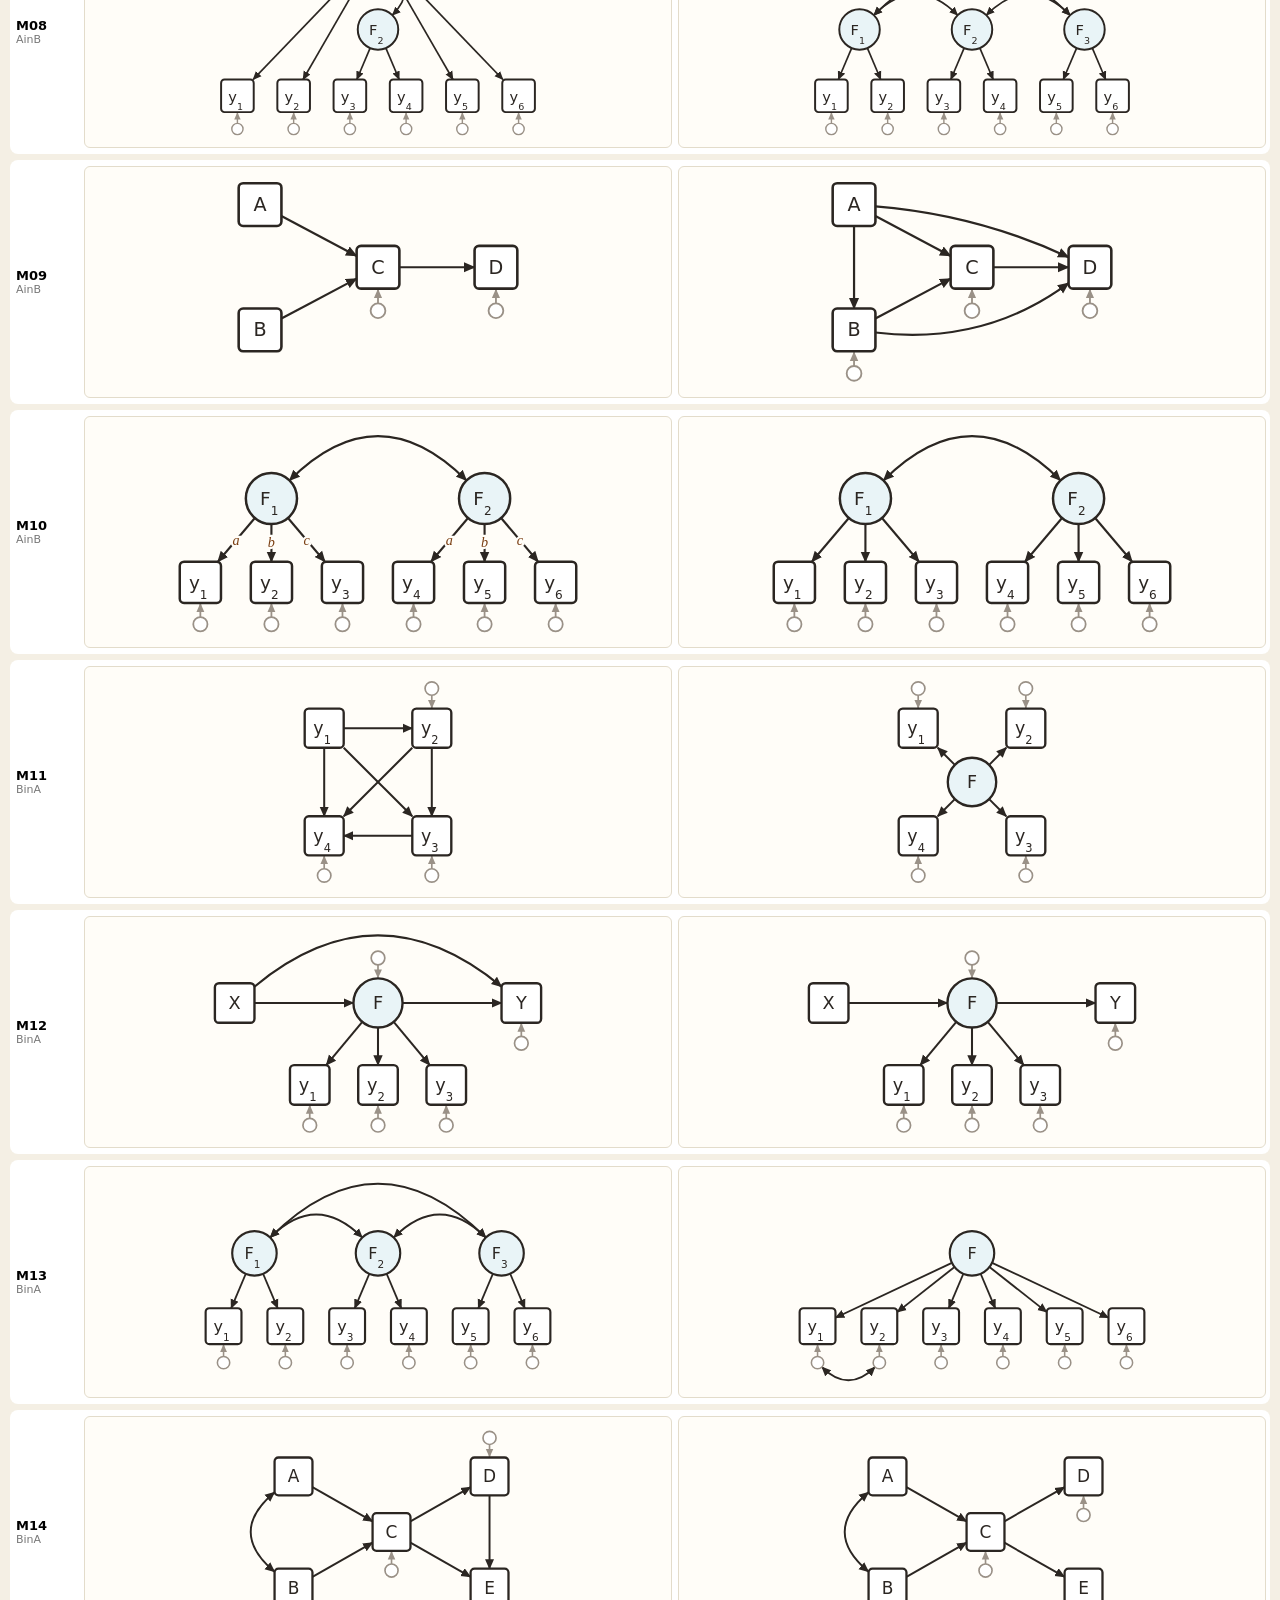
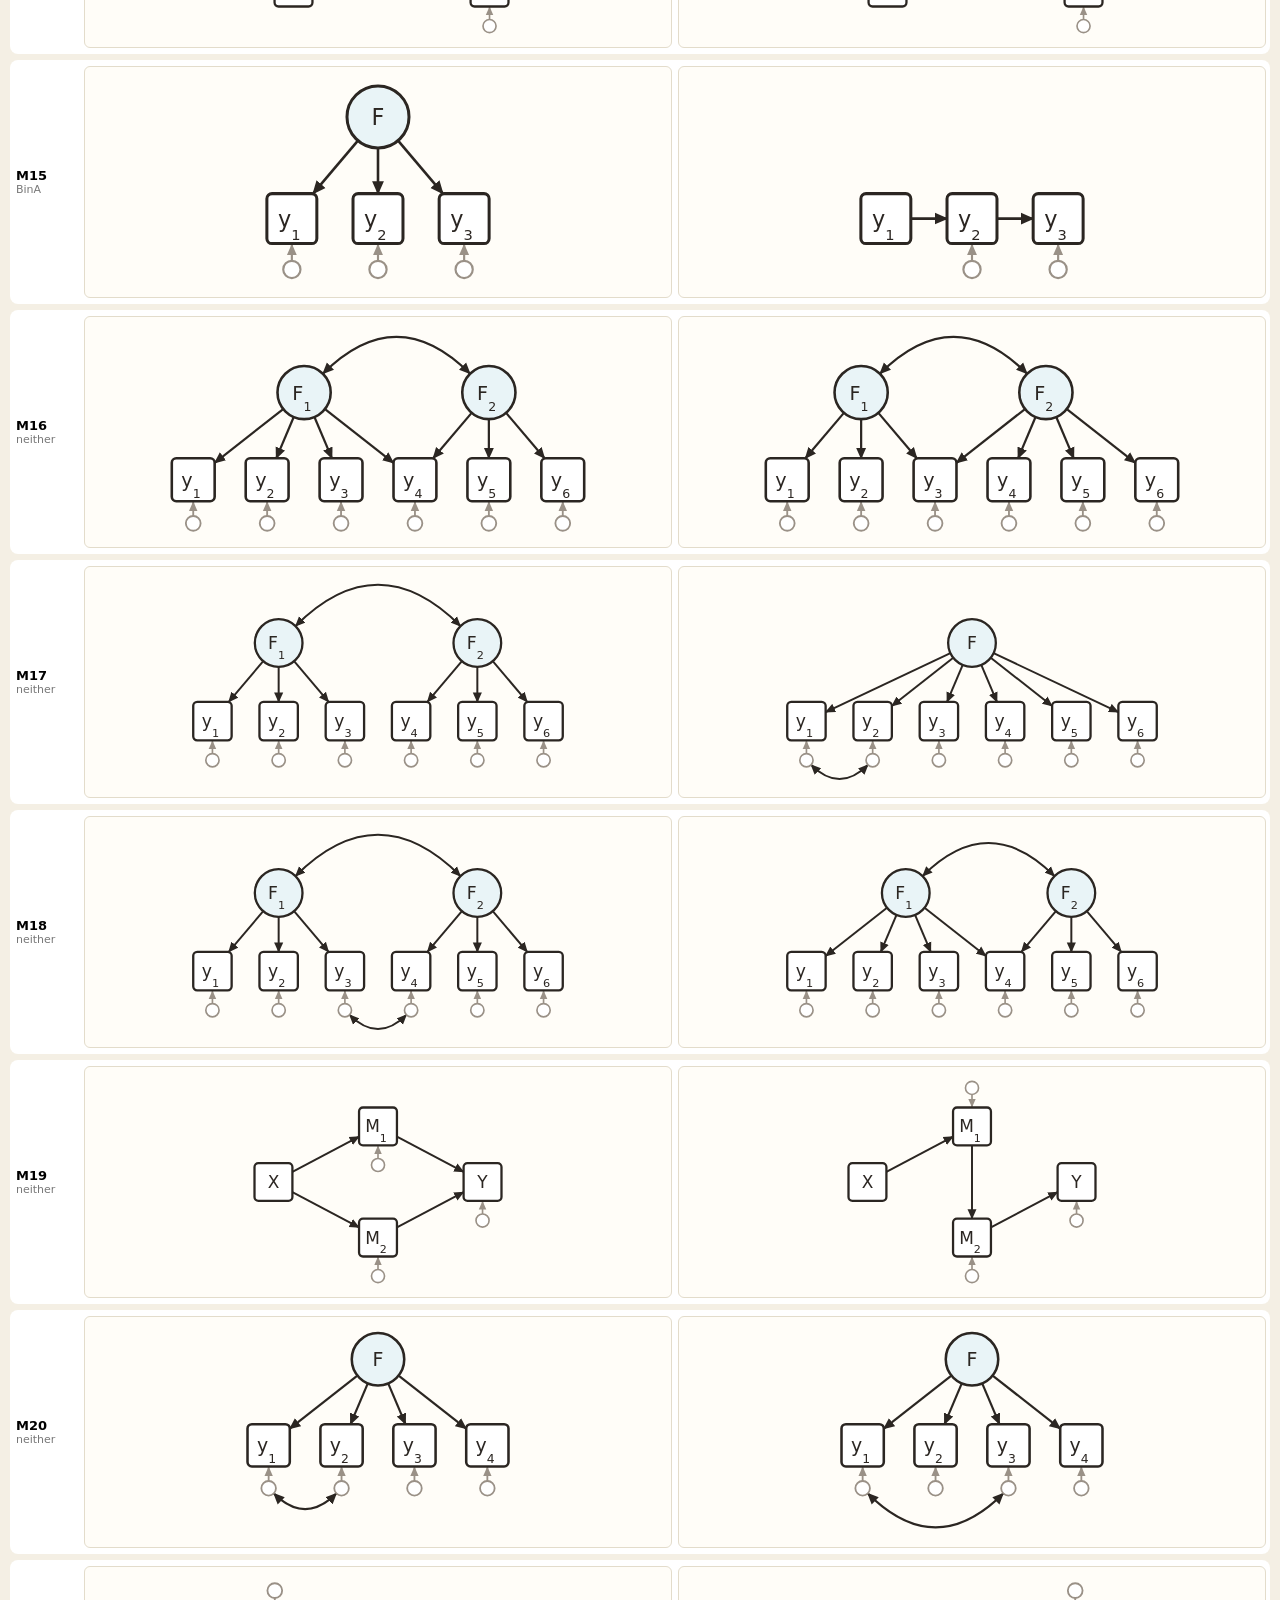
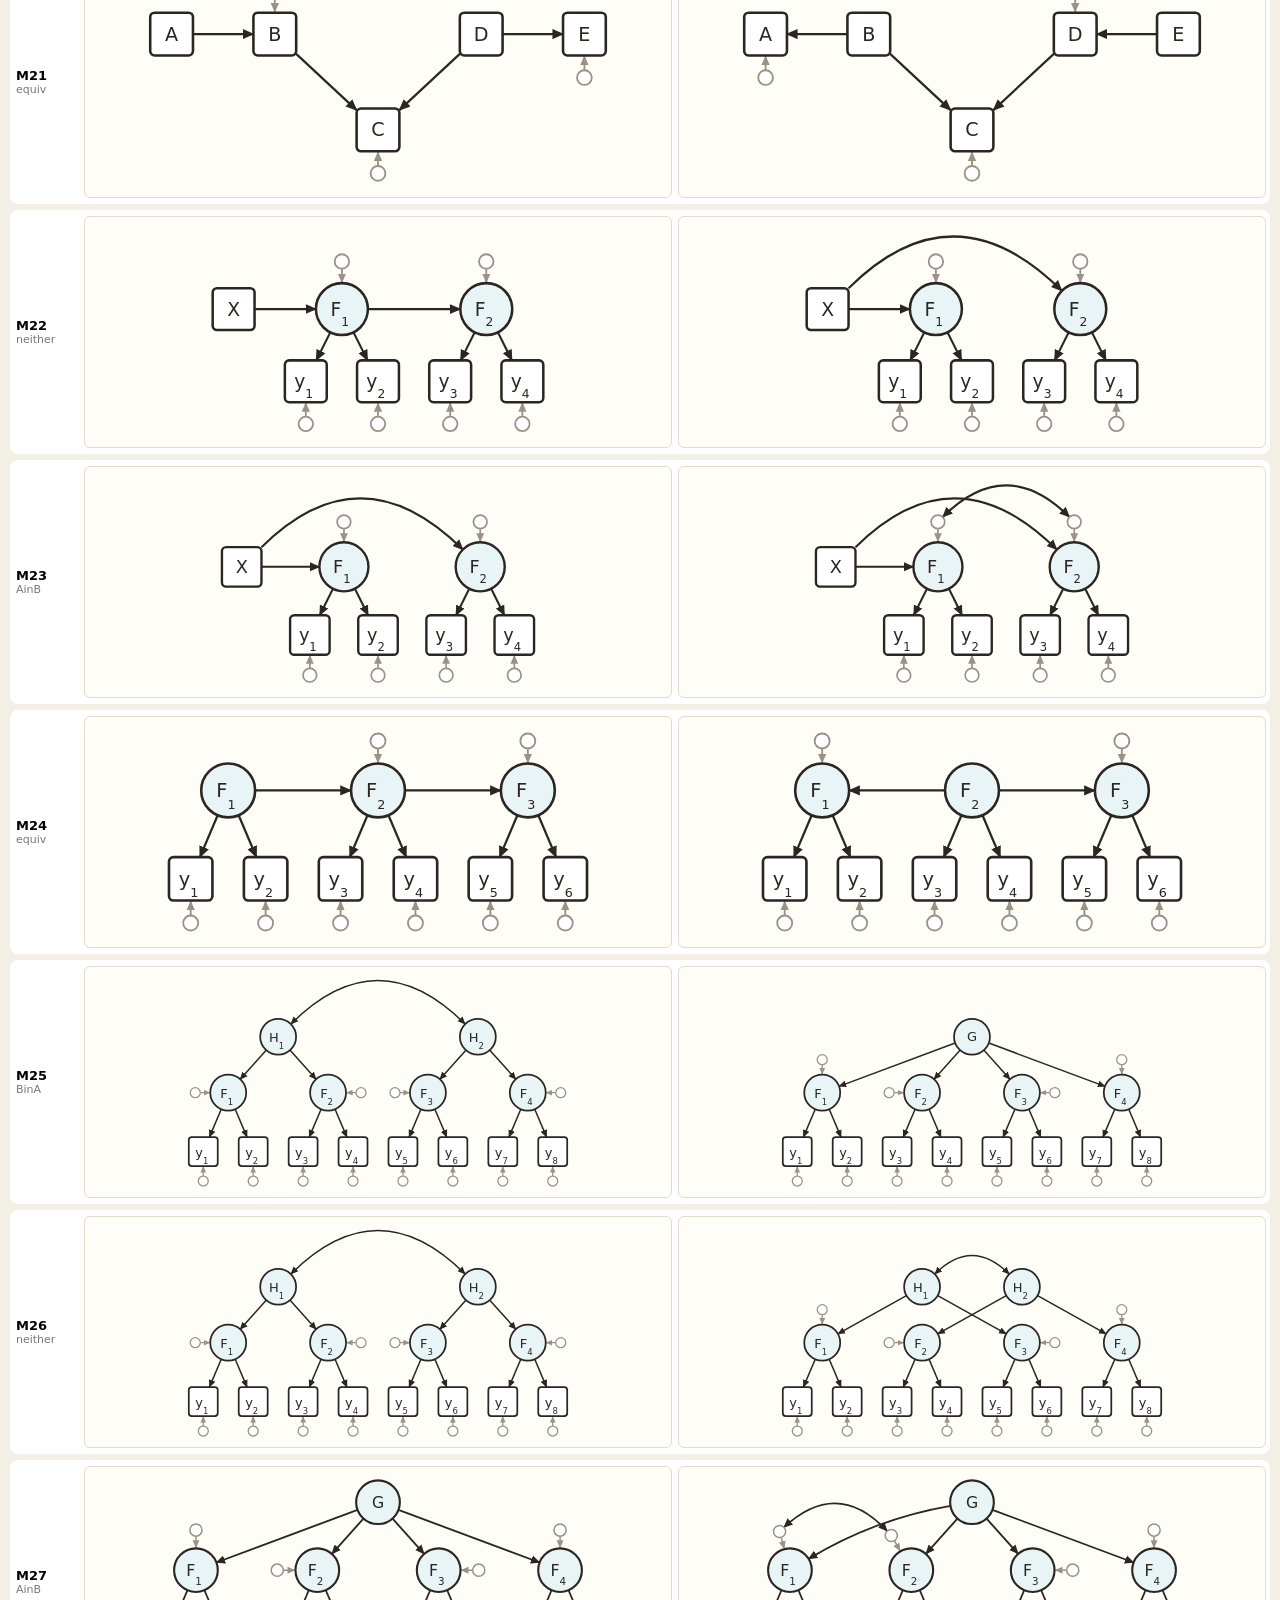
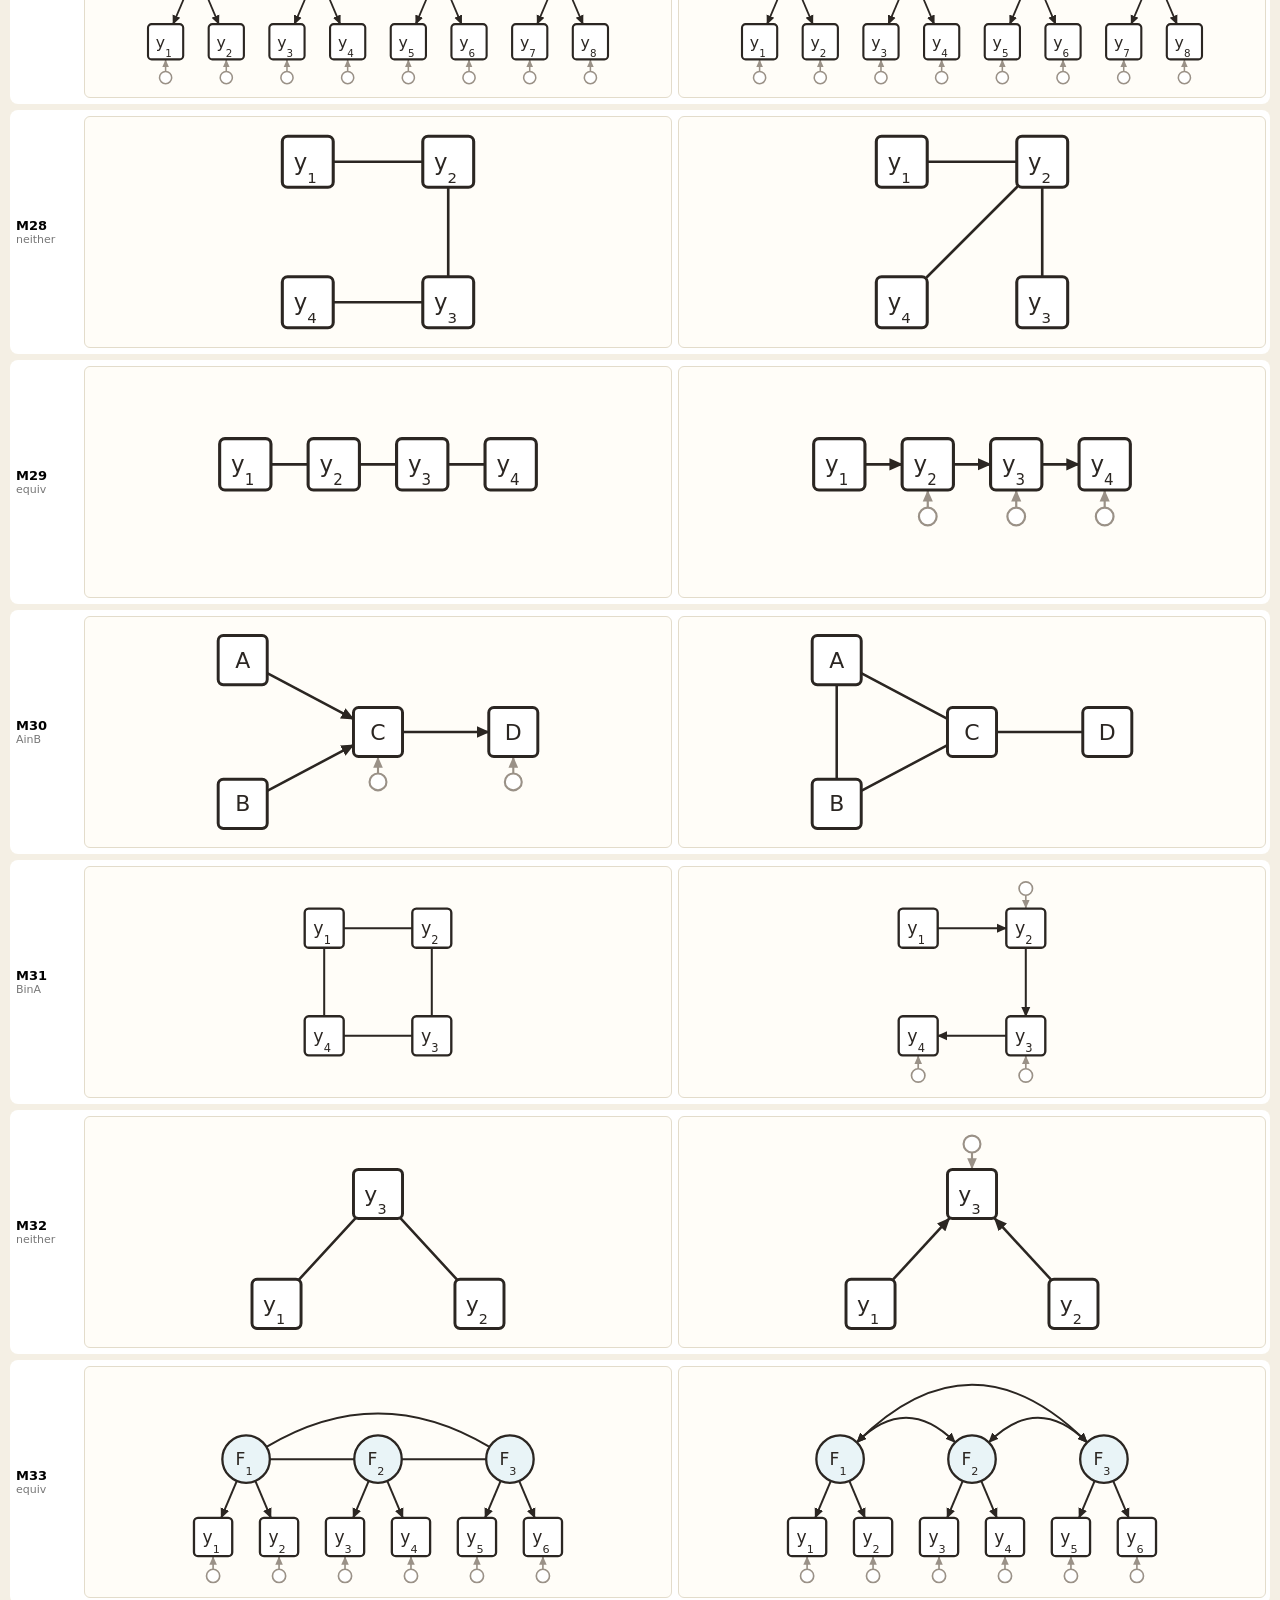
<file: .dev/gallery.html>
<!doctype html>
<meta charset="utf-8">
<title>SEMNEST gallery</title>
<style>
  body { font: 13px system-ui; margin: 10px; background: #f4efe4; }
  .item { display: grid; grid-template-columns: 60px 1fr 1fr; gap: 8px; align-items: center; background: #fff; margin: 6px 0; padding: 6px; border-radius: 8px; }
  .item svg { width: 100%; height: 230px; background: #fffdf8; border: 1px solid #e3dccb; border-radius: 6px; }
  .id { font-weight: 700; } .rel { color: #777; font-size: 11px; }
  .dg-shape { fill: #fff; stroke: #2b2622; stroke-width: 0.035; }
  .dg-node.lat .dg-shape { fill: #e9f4f7; }
  .dg-label { font: 0.26px system-ui; fill: #2b2622; } .dg-sub { font-size: 0.17px; }
  .dg-line { fill: none; stroke: #2b2622; stroke-width: 0.03; }
  .dg-edge.net .dg-line { stroke-linecap: round; }
  .dg-head { fill: #2b2622; } .dg-head.res { fill: #9a9187; } .dg-head.diff { fill: #c56a12; }
  .dg-res-circle { fill: #fff; stroke: #9a9187; stroke-width: 0.025; }
  .dg-res-arrow { stroke: #9a9187; stroke-width: 0.025; }
  .dg-elabel { font: italic 0.2px Georgia; fill: #7a3e12; paint-order: stroke; stroke: #fffdf8; stroke-width: 0.06; }
  .dg-edge.diff .dg-line { stroke: #c56a12; }
  .dg-glow { fill: none; stroke: #f5c37a; stroke-width: 0.14; opacity: .6; stroke-linecap: round; }
  .dg-node.diff .dg-shape { stroke: #c56a12; stroke-width: 0.06; }
</style>
<div id="out"></div>
<script src="../linalg.js"></script>
<script src="../sem.js"></script>
<script src="../bank.js"></script>
<script src="../diagram.js"></script>
<script>
  const q = new URLSearchParams(location.search);
  const filt = q.get('f') || '';
  const out = document.getElementById('out');
  for (const it of SN.bank.items.filter(i => i.id.startsWith(filt))) {
    const { LA, LB } = SN.diagram.layoutItem(it);
    const bounds = SN.diagram.unionBounds([LA, LB]);
    const diff = SN.diagram.differences(LA, LB);
    const row = document.createElement('div'); row.className = 'item';
    row.innerHTML = `<div><div class="id">${it.id}</div><div class="rel">${it.rel}</div></div>`;
    for (const [L, d] of [[LA, diff.A], [LB, diff.B]]) {
      const svg = document.createElementNS('http://www.w3.org/2000/svg', 'svg');
      row.appendChild(svg);
      SN.diagram.render(svg, L, { bounds, minW: 5.2, minH: 2.6, diff: q.get("diff") ? d : undefined });
    }
    out.appendChild(row);
  }
</script>
</file>
<file: styles.css>
/* SEMNEST — styles.
   A lost valley: sandstone paper with faint map contours, fern and basalt;
   model A is lagoon teal, model B amber.
   Diagrams always sit on light "paper" (like figures in a paper), the frame
   follows the light / dark / auto theme. */

:root {
  --f-head: 'Fraunces', Georgia, 'Times New Roman', serif;
  --f-ui: 'Nunito', system-ui, -apple-system, 'Segoe UI', sans-serif;
  --f-mono: 'JetBrains Mono', ui-monospace, Menlo, monospace;

  --bg: #EFEADB;
  --bg-2: #E4DDC8;
  --card: #FFFCF3;
  --paper: #FFFCF3;
  --ink: #25261F;
  --ink-2: #56554A;
  --muted: #868272;
  --line: #DAD3BE;
  --line-2: #EBE6D5;
  --shadow: 0 10px 30px rgba(45, 48, 28, 0.16);
  --shadow-sm: 0 2px 6px rgba(45, 48, 28, 0.12);

  --a: #247C8C;        /* lagoon (model A) */
  --a-soft: #DAEEEE;
  --a-ink: #175E6A;
  --b: #C47718;        /* amber (model B) */
  --b-soft: #F6E6C8;
  --b-ink: #88510D;
  --twig: #6E5638;
  --leaf: #4A8236;
  --leaf-soft: #E0EED5;
  --berry: #B9472F;
  --berry-soft: #F6DED4;
  --gold: #E0A526;
  --accent: #C47718;
  --accent-deep: #93560F;
  --accent-soft: #F6E6C8;
  --btn-off: #EBE6D5;
  --backdrop: rgba(28, 32, 22, 0.45);
  --glow: #F5C37A;
  --topo-op: .03;
  --topo-filter: none;
  --art-op: .26;
  color-scheme: light;
}
:root[data-theme="dark"] {
  --bg: #101915; --bg-2: #15211C; --card: #1B2822; --ink: #ECE8DA; --ink-2: #BDB9A6; --muted: #878A7A;
  --line: #2C3A33; --line-2: #22302A; --shadow: 0 10px 30px rgba(0,0,0,0.45); --shadow-sm: 0 2px 6px rgba(0,0,0,0.35);
  --a: #4FB2BF; --a-soft: #173A3D; --a-ink: #86D2DA; --b: #E39E45; --b-soft: #43331A; --b-ink: #F0C27E;
  --accent-soft: #43331A; --btn-off: #22302A; --backdrop: rgba(0,0,0,0.6); --leaf-soft: #1F3720; --berry-soft: #43251C;
  --topo-op: .02; --topo-filter: invert(1); --art-op: .14;
  color-scheme: dark;
}
@media (prefers-color-scheme: dark) {
  :root[data-theme="auto"] {
    --bg: #101915; --bg-2: #15211C; --card: #1B2822; --ink: #ECE8DA; --ink-2: #BDB9A6; --muted: #878A7A;
    --line: #2C3A33; --line-2: #22302A; --shadow: 0 10px 30px rgba(0,0,0,0.45); --shadow-sm: 0 2px 6px rgba(0,0,0,0.35);
    --a: #4FB2BF; --a-soft: #173A3D; --a-ink: #86D2DA; --b: #E39E45; --b-soft: #43331A; --b-ink: #F0C27E;
    --accent-soft: #43331A; --btn-off: #22302A; --backdrop: rgba(0,0,0,0.6); --leaf-soft: #1F3720; --berry-soft: #43251C;
  --topo-op: .02; --topo-filter: invert(1); --art-op: .14;
    color-scheme: dark;
  }
}
/* figures stay light whatever the theme */
.paper, .canvas-wrap, .diploma {
  --ink: #25261F; --ink-2: #56554A; --muted: #868272; --line: #DAD3BE; --card: #FFFCF3;
  --a: #247C8C; --a-soft: #DAEEEE; --a-ink: #175E6A; --b: #C47718; --b-soft: #F6E6C8; --b-ink: #88510D;
  --accent-soft: #F6E6C8;
  color: #25261F;
}

* { box-sizing: border-box; }
html, body { margin: 0; height: 100%; }
body {
  background: var(--bg); color: var(--ink);
  font-family: var(--f-ui); font-size: 15px; line-height: 1.45;
  -webkit-font-smoothing: antialiased; overflow: hidden;
  background-image: radial-gradient(circle at 12% -10%, rgba(196,119,24,0.10), transparent 40%), radial-gradient(circle at 105% 110%, rgba(36,124,140,0.10), transparent 45%);
}
button { font-family: inherit; color: inherit; }
/* menu screens (levels, certificate): the opening art, softly out of
   focus, behind the cards */
#screen-level::after, #screen-final::after {
  content: ''; position: fixed; inset: 0; z-index: -1; pointer-events: none;
  background: url(assets/title-wide.webp) center / cover no-repeat;
  transform: scale(1.45); transform-origin: 100% 100%;   /* the painted title stays out of view */
  filter: blur(7px) saturate(.85); opacity: var(--art-op);
}
/* faint map contours behind everything */
body::before, .screen::before {
  content: ''; position: fixed; inset: 0; z-index: -1; pointer-events: none;
  background: url(assets/topo.svg) center / cover no-repeat;
  opacity: var(--topo-op); filter: var(--topo-filter);
}
.hidden { display: none !important; }
.sr-only { position: absolute; width: 1px; height: 1px; overflow: hidden; clip: rect(0 0 0 0); }
kbd { font-family: var(--f-mono); font-size: 10.5px; color: var(--muted); border: 1px solid var(--line); border-radius: 4px; padding: 0 4px; }

/* ---------------------------------------------------------------- app frame */
#app { position: fixed; inset: 0; display: flex; flex-direction: column; visibility: hidden; }
body.mode-play #app, body.mode-learn #app { visibility: visible; }
.mode-main { display: none; flex: 1; min-height: 0; }
body.mode-play #play { display: flex; flex-direction: column; }
body.mode-learn #learn { display: flex; flex-direction: column; }
.play-only, .learn-only { display: none !important; }
body.mode-play .play-only { display: flex !important; }
body.mode-learn .learn-only { display: flex !important; }

#hud {
  display: flex; align-items: center; gap: 16px;
  padding: calc(8px + env(safe-area-inset-top, 0px)) 16px 8px;
  background: var(--card); border-bottom: 1px solid var(--line);
  box-shadow: var(--shadow-sm); z-index: 5;
}
.brand { display: flex; align-items: center; gap: 9px; }
.brand-mark { width: 38px; height: 30px; }
.bm-egg.a { fill: var(--a); }
.bm-egg.b { fill: var(--b); }
.bm-egg.c { fill: #E9DDC2; stroke: #B9A47E; stroke-width: .8; }
.bm-nest { fill: var(--twig); }
.bm-rim { stroke: #C2A77B; stroke-width: 1.2; fill: none; stroke-linecap: round; }
.bm-fern { stroke: var(--leaf); stroke-width: 1.4; fill: none; stroke-linecap: round; }
.brand-name { font-family: var(--f-head); font-weight: 800; font-size: 21px; letter-spacing: 0.04em; }
.hud-stats { display: flex; gap: 22px; margin: 0 auto; align-items: center; }
.stat { flex-direction: column; align-items: center; line-height: 1.1; }
.stat-label { font-size: 10.5px; font-weight: 800; letter-spacing: 0.14em; color: var(--muted); }
.stat-val { font-family: var(--f-head); font-weight: 700; font-size: 22px; }
.stat-val.small { font-size: 17px; }
.eggs { display: flex; gap: 5px; margin-top: 3px; }
.eggs i { width: 12px; height: 17px; border-radius: 50% 50% 50% 50% / 56% 56% 44% 44%; background: var(--btn-off); border: 1.5px solid var(--line); display: block; transition: background .3s, border-color .3s, transform .3s; }
.eggs i.now { border-color: var(--accent); transform: translateY(-2px); }
.eggs i.good { background: var(--leaf); border-color: var(--leaf); }
.eggs i.half { background: var(--gold); border-color: var(--gold); }
.eggs i.bad { background: var(--berry); border-color: var(--berry); }
.hud-btns { display: flex; gap: 6px; }
.icon-btn {
  width: 36px; height: 36px; border-radius: 50%; border: 1px solid var(--line);
  background: var(--card); color: var(--ink-2); font-weight: 800; font-size: 15px;
  display: grid; place-items: center; cursor: pointer; transition: background .15s, border-color .15s;
}
.icon-btn:hover { border-color: var(--muted); background: var(--bg-2); }
.icon-btn.off { color: var(--muted); text-decoration: line-through; }
.th-icon { width: 18px; height: 18px; stroke: currentColor; stroke-width: 1.8; }
.th-half { fill: currentColor; }
:root[data-theme="light"] .th-half { fill: none; }
:root[data-theme="dark"] .th-half { d: path("M12 4.5 A7.5 7.5 0 0 1 12 19.5 A7.5 7.5 0 0 1 12 4.5 Z"); }

/* ---------------------------------------------------------------- PLAY */
#play { padding: 14px 16px 12px; gap: 12px; overflow: auto; }
/* the two diagrams side by side over the full width, the answers below */
.pair {
  flex: 1; min-height: 0;
  display: grid; grid-template-columns: minmax(0, 1fr) minmax(0, 1fr); grid-template-rows: minmax(0, 1fr) auto;
  grid-template-areas: "a b" "ans ans"; gap: 12px 14px;
}
#card-a { grid-area: a; } #card-b { grid-area: b; }
.model-card {
  margin: 0; display: flex; flex-direction: column; min-height: 0;
  background: var(--card); border: 1px solid var(--line); border-radius: 18px; box-shadow: var(--shadow-sm);
  overflow: hidden; position: relative;
}
.model-card figcaption, .lhead {
  display: flex; align-items: center; gap: 9px; padding: 9px 14px;
  font-family: var(--f-head); font-weight: 700; font-size: 17px;
  border-bottom: 1px solid var(--line-2);
}
.badge {
  display: inline-grid; place-items: center; width: 26px; height: 30px;
  border-radius: 50% 50% 50% 50% / 58% 58% 42% 42%;
  color: #fff; font-family: var(--f-head); font-weight: 800; font-size: 15px; padding-top: 2px;
  box-shadow: inset -3px -4px 0 rgba(0,0,0,0.12);
}
.badge.a { background: var(--a); }
.badge.b { background: var(--b); }
.mc-meta { margin-left: auto; font-family: var(--f-mono); font-weight: 500; font-size: 12px; color: var(--muted); }
.paper { flex: 1; min-height: 0; background: var(--paper); position: relative; }
.paper svg.diagram { position: absolute; inset: 0; width: 100%; height: 100%; }
#card-a { border-top: 4px solid var(--a); }
/* DEBUG-ID: item id while testing; remove later */
.dbg-id { position: absolute; right: 9px; bottom: 6px; z-index: 2; font-family: var(--f-mono); font-size: 10.5px; color: #8A8574; opacity: .7; pointer-events: none; user-select: none; }
#card-b { border-top: 4px solid var(--b); }
.model-card.won { animation: cardwin .6s ease-out; }
@keyframes cardwin { 40% { transform: scale(1.012); } }

/* phone-only parts of PLAY (see the phone section below) */
.zoom-hint, .sheet-x, .play-bar, .sheet-bg, .fb-you { display: none; }

/* one model enlarged (phones) */
.zoom { position: fixed; inset: 0; z-index: 55; background: var(--backdrop); display: flex; align-items: center; justify-content: center;
  padding: calc(10px + env(safe-area-inset-top, 0px)) 8px calc(10px + env(safe-area-inset-bottom, 0px)); }
.zoom-box { width: 100%; height: 100%; max-width: 980px; display: flex; flex-direction: column; background: var(--card);
  border: 1px solid var(--line); border-radius: 18px; overflow: hidden; box-shadow: var(--shadow); animation: zoomin .2s ease-out; }
@keyframes zoomin { from { transform: scale(.94); opacity: 0; } }
.zoom-head { display: flex; align-items: center; gap: 8px; padding: 8px 10px; border-bottom: 1px solid var(--line-2); }
.zoom-side { border: 0; background: none; padding: 2px; cursor: pointer; border-radius: 10px; opacity: .45; }
.zoom-side.on { opacity: 1; background: var(--bg-2); }
.zoom-title { font-family: var(--f-head); font-weight: 700; font-size: 17px; margin-left: 4px; }
.zoom-head .icon-btn { margin-left: auto; }
.zoom-body { flex: 1; min-height: 0; position: relative; touch-action: none; overflow: hidden; }
.zoom-body svg.diagram { position: absolute; inset: 0; width: 100%; height: 100%; }
.zoom-turn { display: none; }
.zoom-foot { display: flex; flex-wrap: wrap; justify-content: space-between; gap: 4px 12px; padding: 6px 12px 8px; font-size: 11.5px; color: var(--muted); border-top: 1px solid var(--line-2); }
#zoom-meta { font-family: var(--f-mono); }

/* answers: one row of four buttons, each a Venn diagram and its expression
   (A = B, A in B, B in A, neither); the full wording is in the tooltip and
   for screen readers */
.answers { grid-area: ans; display: flex; align-items: center; justify-content: center; gap: 10px; }
.ans-q { flex: none; max-width: 150px; text-align: right; font-family: var(--f-head); font-weight: 700; font-size: 16px; line-height: 1.2; margin-right: 6px; }
.ans-q .ta { color: var(--a); } .ans-q .tb { color: var(--b); }
.ans {
  flex: 0 1 200px; min-width: 0; min-height: 56px;
  display: flex; align-items: center; justify-content: center; gap: 10px;
  padding: 8px 14px; border-radius: 14px; border: 1.5px solid var(--line);
  background: var(--card); cursor: pointer; position: relative;
  box-shadow: 0 3px 0 var(--line); transition: transform .08s, box-shadow .08s, border-color .15s, background .15s, opacity .2s;
}
.ans .ans-t { position: absolute; width: 1px; height: 1px; overflow: hidden; clip: rect(0 0 0 0); white-space: nowrap; }   /* kept for screen readers */
.ans-x { display: block; font-weight: 800; font-size: 19px; line-height: 1.1; white-space: nowrap; color: var(--ink); }
.ans-x .ta { color: var(--a); } .ans-x .tb { color: var(--b); }
.ans-x i { font-style: normal; font-family: 'STIX Two Math', 'Cambria Math', 'Noto Sans Math', serif; font-weight: 400; font-size: 1.3em; line-height: 0; margin: 0 .16em; }
.ans:hover:not(:disabled) { border-color: var(--accent); box-shadow: 0 3px 0 var(--accent-deep); }
.ans:active:not(:disabled) { transform: translateY(3px); box-shadow: 0 0 0 var(--accent-deep); }
.ans:disabled { cursor: default; }
.ans kbd { position: absolute; top: 6px; right: 7px; }
.venn { width: 54px; height: 34px; flex: none; overflow: visible; }
/* large screens: bigger answer buttons */
@media (min-width: 1280px) and (min-height: 760px) and (min-aspect-ratio: 4/5) {
  .answers { gap: 12px; }
  .ans { flex-basis: 250px; min-height: 68px; padding: 10px 18px; gap: 14px; border-radius: 16px; }
  .ans .venn { width: 66px; height: 41px; }
  .ans-x { font-size: 23px; }
  .ans-q { font-size: 18px; max-width: 170px; }
}
@media (min-width: 1700px) and (min-height: 950px) and (min-aspect-ratio: 4/5) {
  .answers { gap: 14px; }
  .ans { flex-basis: 300px; min-height: 80px; }
  .ans .venn { width: 78px; height: 49px; }
  .ans-x { font-size: 27px; }
  .ans-q { font-size: 20px; max-width: 190px; }
}
.venn ellipse { stroke-width: 2.2; }
.venn .v-a { fill: var(--a); fill-opacity: .28; stroke: var(--a); }
.venn .v-b { fill: var(--b); fill-opacity: .28; stroke: var(--b); }
.venn .dash { stroke-dasharray: 5 4; fill: none; }
.venn.big { width: 84px; height: 53px; }
.answers.done .ans { opacity: .45; }
.answers.done .ans.picked { opacity: 1; }
.answers.done .ans.right { opacity: 1; border-color: var(--leaf); background: var(--leaf-soft); box-shadow: 0 3px 0 var(--leaf); }
.answers.done .ans.picked.wrong { border-color: var(--berry); background: var(--berry-soft); box-shadow: 0 3px 0 var(--berry); }
.answers.done .ans.picked.half { border-color: var(--gold); background: var(--accent-soft); box-shadow: 0 3px 0 var(--gold); }
.ans .mark { position: absolute; right: 8px; bottom: 6px; font-weight: 800; font-size: 14px; }
.ans.right .mark { color: var(--leaf); }
.ans.wrong .mark { color: var(--berry); }

/* feedback */
.feedback {
  background: var(--card); border: 1px solid var(--line); border-radius: 18px; box-shadow: var(--shadow);
  padding: 12px 16px 12px; animation: rise .35s cubic-bezier(.2,.9,.3,1.1);
  flex: none;
}
@keyframes rise { from { transform: translateY(18px); opacity: 0; } }
.fb-head { display: flex; align-items: baseline; gap: 12px; }
.fb-verdict { font-family: var(--f-head); font-weight: 800; font-size: 22px; }
.fb-verdict.good { color: var(--leaf); } .fb-verdict.half { color: var(--accent-deep); } .fb-verdict.bad { color: var(--berry); }
:root[data-theme="dark"] .fb-verdict.half { color: var(--gold); }
.fb-points { font-family: var(--f-mono); font-weight: 600; font-size: 18px; color: var(--ink-2); }
.fb-body { display: flex; gap: 14px; align-items: flex-start; margin-top: 4px; }
.fb-text { flex: 1; min-width: 0; }
.fb-rel { font-weight: 800; font-size: 15.5px; }
.fb-rel .ta { color: var(--a); } .fb-rel .tb { color: var(--b); }
.fb-why { margin: 3px 0 6px; color: var(--ink-2); font-size: 14.5px; max-width: 980px; }
.fb-facts { display: flex; flex-wrap: wrap; gap: 6px 16px; font-family: var(--f-mono); font-size: 12px; color: var(--muted); }
.fb-facts b { color: var(--ink-2); font-weight: 600; }
.fb-foot { display: flex; align-items: center; gap: 12px; margin-top: 8px; }
.fb-hint { font-size: 12px; color: var(--muted); }
.fb-hint::before { content: ''; display: inline-block; width: 18px; height: 6px; border-radius: 3px; background: var(--glow); margin-right: 6px; vertical-align: middle; }
.fb-foot .pill-btn { margin-left: auto; flex: none; min-width: 150px; }

/* ---------------------------------------------------------------- diagrams */
.diagram .dg-shape { fill: #fff; stroke: #25261F; stroke-width: 0.034; }
.diagram .dg-node.lat .dg-shape { fill: #EEF6F2; }
#svg-a .dg-node.lat .dg-shape, .zoom-body.a .dg-node.lat .dg-shape { fill: var(--a-soft); }
#svg-b .dg-node.lat .dg-shape, .zoom-body.b .dg-node.lat .dg-shape { fill: var(--b-soft); }
.diagram .dg-label { font: 600 0.25px var(--f-ui); fill: #25261F; }
.diagram .dg-node.lat .dg-label { font-family: var(--f-head); font-weight: 700; }
.diagram .dg-sub { font-size: 0.165px; }
.diagram .dg-line { fill: none; stroke: #25261F; stroke-width: 0.03; }
.diagram .dg-edge.net .dg-line { stroke-linecap: round; }
.diagram .dg-head { fill: #25261F; }
.diagram .dg-head.res { fill: #A39888; }
.diagram .dg-head.diff { fill: #B4570B; }
.diagram .dg-res-circle { fill: #fff; stroke: #A39888; stroke-width: 0.024; }
.diagram .dg-res-arrow { stroke: #A39888; stroke-width: 0.024; }
.diagram .dg-elabel { font: italic 600 0.2px var(--f-head); fill: #88510D; paint-order: stroke; stroke: #FFFCF3; stroke-width: 0.07; }
.diagram .dg-glow { fill: none; stroke: #F5C37A; stroke-width: 0.15; stroke-linecap: round; opacity: 0; transition: opacity .4s; }
.diagram.show-diff .dg-glow { opacity: .75; }
.diagram.show-diff .dg-edge.diff .dg-line { stroke: #B4570B; }
.diagram.show-diff .dg-edge.net.diff .dg-line { stroke: #B4570B; }
.diagram .dg-node.diff .dg-shape { transition: stroke .4s, stroke-width .4s; }
.diagram.show-diff .dg-node.diff .dg-shape { stroke: #B4570B; stroke-width: 0.06; }
.diagram:not(.show-diff) .dg-head.diff { fill: #25261F; }
.diagram .dg-edges, .diagram .dg-nodes, .diagram .dg-res { animation: drawin .5s ease-out both; }
.diagram .dg-nodes { animation-delay: .05s; }
@keyframes drawin { from { opacity: 0; } }

/* ---------------------------------------------------------------- buttons */
.pill-btn {
  border: 1px solid var(--accent-deep); background: var(--accent); color: #fff;
  border-radius: 12px; padding: 9px 16px;
  font-family: var(--f-ui); font-weight: 800; font-size: 14.5px; letter-spacing: 0.05em;
  cursor: pointer; box-shadow: 0 3px 0 var(--accent-deep); transition: transform .08s, box-shadow .08s;
}
.pill-btn:active { transform: translateY(2px); box-shadow: 0 1px 0 var(--accent-deep); }
.pill-btn.ghost { background: var(--card); color: var(--ink); border-color: var(--line); box-shadow: 0 3px 0 var(--line); }
.pill-btn:disabled { opacity: .45; cursor: not-allowed; }
.link-btn { background: none; border: 0; color: var(--accent-deep); font-weight: 700; cursor: pointer; padding: 0; font-size: 12.5px; text-decoration: underline; text-underline-offset: 2px; }
:root[data-theme="dark"] .link-btn { color: var(--b-ink); }
.big-btn {
  min-width: 190px; padding: 14px 28px; border-radius: 16px; border: 2px solid var(--accent-deep);
  background: var(--accent); color: #fff; font-family: var(--f-head); font-weight: 800; font-size: 22px; letter-spacing: 0.08em;
  cursor: pointer; box-shadow: 0 5px 0 var(--accent-deep); transition: transform .08s, box-shadow .08s;
}
.big-btn:active { transform: translateY(4px); box-shadow: 0 1px 0 var(--accent-deep); }
.big-btn.ghost { background: var(--a); border-color: var(--a-ink); box-shadow: 0 5px 0 var(--a-ink); }
.mini {
  border: 1px solid var(--line); background: var(--card); border-radius: 8px; padding: 2px 7px;
  font-size: 11.5px; font-weight: 700; color: var(--ink-2); cursor: pointer; font-family: var(--f-ui);
}
.mini:hover { border-color: var(--muted); color: var(--ink); }

/* ---------------------------------------------------------------- screens */
.screen {
  position: fixed; inset: 0; z-index: 20; display: none;
  align-items: center; justify-content: center; padding: 20px;
  background: var(--bg); overflow: auto;
}
.screen.show { display: flex; }
/* the opening art (ChatGPT) as a framed card, sized like FACTOR LAB's key
   art, with the buttons and credits below it; the buttons take its egg
   colours (amber, teal) in both themes */
#screen-title {
  flex-direction: column; padding: 20px 16px calc(16px + env(safe-area-inset-bottom, 0px));
  --a: #247C8C; --a-ink: #175E6A; --accent: #C47718; --accent-deep: #93560F;
}
.title-hero {
  /* wide art (3:2) on desktop / landscape */
  position: relative; flex: none; margin: 0 auto; overflow: hidden;
  width: min(1000px, 94vw, calc((100vh - 190px) * 3 / 2));
  width: min(1000px, 94vw, calc((100svh - 190px) * 3 / 2));
  aspect-ratio: 3 / 2; border-radius: 22px;
  background: linear-gradient(#CFE1DC, #EADCBC 60%, #7D8A5A);     /* the art's sky, while it loads */
  box-shadow: 0 24px 60px rgba(40, 36, 20, .30), 0 0 0 1px rgba(0, 0, 0, .05);
  animation: heroin .8s cubic-bezier(.2, .9, .3, 1) both;
}
.title-hero picture, .title-hero img { width: 100%; height: 100%; object-fit: cover; display: block; }
@media (orientation: portrait) and (max-width: 860px) {
  /* portrait art (2:3) on phones */
  .title-hero {
    width: min(94vw, calc((100vh - 170px) * 2 / 3));
    width: min(94vw, calc((100svh - 170px) * 2 / 3));
    aspect-ratio: 2 / 3; border-radius: 18px;
  }
}
@media (max-width: 860px) { .title-ui { gap: 9px; margin-top: 14px; } .big-btn { min-width: 170px; padding: 11px 22px; font-size: 19px; } }
@keyframes heroin { from { opacity: 0; transform: translateY(14px) scale(.98); } }
/* the opening image shows once loaded (no broken-image icon before) */
.title-hero picture { visibility: hidden; }
.title-hero.loaded picture { visibility: visible; }
.title-ui { margin-top: 20px; display: flex; flex-direction: column; align-items: center; gap: 12px; text-align: center; color: var(--ink-2); }
.title-btns { display: flex; gap: 14px; flex-wrap: wrap; justify-content: center; }
.title-foot { margin: 0; font-size: 12px; letter-spacing: .04em; }
.title-credits-sub { display: block; margin-top: 2px; font-size: 11px; font-style: italic; letter-spacing: .02em; opacity: .8; }

.level-box, .tut-box { width: min(980px, 100%); text-align: center; margin: auto; position: relative; }
.level-box h2, .tut-header { font-family: var(--f-head); font-weight: 800; font-size: 30px; margin: 0 0 4px; }
.level-sub { color: var(--ink-2); margin: 0 0 18px; }
.level-grid { display: grid; grid-template-columns: repeat(4, minmax(0, 1fr)); gap: 14px; }
.level-card {
  display: flex; flex-direction: column; align-items: center; gap: 4px; min-width: 0;
  background: var(--card); border: 2px solid var(--line); border-radius: 18px; padding: 16px 12px 14px;
  cursor: pointer; box-shadow: 0 5px 0 var(--line); transition: transform .08s, border-color .15s, box-shadow .08s, background .15s;
}
.level-card:hover { border-color: var(--accent); }
.level-card:active { transform: translateY(4px); box-shadow: 0 1px 0 var(--accent-deep); }
.level-card.sel { border-color: var(--accent); background: var(--accent-soft); box-shadow: 0 5px 0 var(--accent-deep); }
.level-card b { font-family: var(--f-head); font-weight: 800; font-size: 21px; }
.level-card small { color: var(--ink-2); font-size: 13px; min-height: 2.6em; }
.egg-medal { width: 64px; height: 76px; filter: drop-shadow(0 4px 4px rgba(60,40,10,.18)); }
.egg-medal.big { width: 104px; height: 124px; }
.lc-best { font-size: 12px; font-weight: 800; letter-spacing: .06em; color: var(--muted); min-height: 1.3em; }
.lc-best.won { color: var(--leaf); }
/* model types */
.fam-box { margin: 20px auto 0; }
.fam-head { display: flex; align-items: baseline; justify-content: center; gap: 10px; margin-bottom: 8px; }
.fam-title { font-family: var(--f-head); font-weight: 800; font-size: 17px; }
.fam-chips { display: flex; flex-wrap: wrap; justify-content: center; gap: 8px; }
.fam-chip {
  display: inline-flex; align-items: center; gap: 7px; padding: 6px 12px 6px 8px; border-radius: 999px;
  border: 1.5px solid var(--line); background: var(--card); color: var(--ink-2); cursor: pointer;
  font-weight: 800; font-size: 13.5px; line-height: 1.15; text-align: left;
  box-shadow: 0 2px 0 var(--line); transition: background .15s, border-color .15s, color .15s, opacity .15s;
}
.fam-chip small { display: block; font-weight: 600; font-size: 11px; color: var(--muted); }
.fam-chip .tick { width: 18px; height: 18px; border-radius: 50%; border: 1.5px solid var(--line); flex: none; display: grid; place-items: center; background: var(--bg); }
.fam-chip .tick svg { width: 11px; height: 11px; stroke: #fff; stroke-width: 3; fill: none; opacity: 0; }
.fam-chip[aria-pressed="true"] { border-color: var(--a); background: var(--a-soft); color: var(--ink); box-shadow: 0 2px 0 var(--a); }
.fam-chip[aria-pressed="true"] .tick { background: var(--a); border-color: var(--a); }
.fam-chip[aria-pressed="true"] .tick svg { opacity: 1; }
.fam-chip:disabled { cursor: not-allowed; opacity: .4; box-shadow: none; background: var(--card); border-style: dashed; color: var(--muted); }
.fam-chip:disabled .tick { background: var(--btn-off); border-color: var(--line); }
.fam-chip:disabled .tick svg { opacity: 0; }
.fam-chip .tick .lk { display: none; }
.fam-chip.locked { cursor: default; }
.fam-chip.locked .tick .ok { display: none; }
.fam-chip.locked .tick .lk { display: block; opacity: 1; stroke-width: 1.7; }
.fam-chip.locked .tick .lk rect { fill: #fff; stroke: none; }
.fam-chip.shake { animation: chipshake .36s; }
.fam-chip.flash { animation: chipflash .5s; }
@keyframes chipshake { 20%, 60% { transform: translateX(-3px); } 40%, 80% { transform: translateX(3px); } }
@keyframes chipflash { 40% { transform: scale(1.07); } }
.fam-note { margin: 8px auto 0; font-size: 12.5px; color: var(--muted); max-width: 640px; min-height: 1.4em; }
.fam-note.warn { color: var(--berry); font-weight: 700; }
.level-go { display: grid; grid-template-columns: 1fr auto 1fr; align-items: center; gap: 14px; margin-top: 16px; }
.level-go #level-back { justify-self: end; font-size: 14px; }
.level-go .fam-pool { justify-self: start; font-size: 12.5px; font-weight: 700; color: var(--muted); }

/* tutorial */
#screen-tutorial { background: var(--backdrop); z-index: 40; }
#screen-tutorial:not(.popup) { background: var(--bg); }
.tut-box { background: var(--card); border: 1px solid var(--line); border-radius: 22px; padding: 22px 22px 20px; box-shadow: var(--shadow); max-width: 920px; }
.tut-close { position: absolute; top: 12px; right: 12px; width: 34px; height: 34px; border-radius: 50%; border: 1px solid var(--line); background: var(--card); cursor: pointer; display: none; }
#screen-tutorial.popup .tut-close { display: block; }
#tut-cards { display: grid; grid-template-columns: repeat(2, minmax(0, 1fr)); gap: 12px; margin: 14px 0 18px; text-align: left; }
.tut-card { border: 1px solid var(--line); border-left: 5px solid var(--c, var(--accent)); border-radius: 14px; padding: 11px 14px; background: var(--bg); animation: rise .45s both; }
.tut-card h3 { margin: 0 0 4px; font-family: var(--f-head); font-size: 16px; font-weight: 800; letter-spacing: .03em; }
.tut-card p { margin: 0; font-size: 14px; color: var(--ink-2); }
.tut-card .vrow { display: grid; grid-template-columns: 1fr 1fr; gap: 4px 12px; margin-top: 6px; }
.only-phone { display: none; }
.tut-card .vrow span { display: inline-flex; align-items: center; gap: 4px; font-size: 12.5px; font-weight: 700; }
.tut-card .vrow .venn { width: 40px; height: 26px; }

/* final */
#screen-final { flex-direction: column; }
.final-box { width: min(980px, 100%); margin: auto; display: flex; flex-direction: column; gap: 14px; align-items: center; }
.diploma {
  position: relative; width: 100%; background: #FCF7EA; color: #25261F; border-radius: 6px; padding: 30px 46px 26px; text-align: center;
  border: 2px solid #BFA67A; box-shadow: var(--shadow), inset 0 0 0 9px #FCF7EA, inset 0 0 0 10.5px #D3C196;
  background-image: radial-gradient(circle at 50% 30%, rgba(224,165,38,.08), transparent 60%);
}
.dip-corner { position: absolute; width: 46px; height: 46px; border: 3px solid #BFA67A; }
.dip-corner.tl { top: 18px; left: 18px; border-right: 0; border-bottom: 0; border-radius: 14px 0 0 0; }
.dip-corner.tr { top: 18px; right: 18px; border-left: 0; border-bottom: 0; border-radius: 0 14px 0 0; }
.dip-corner.bl { bottom: 18px; left: 18px; border-right: 0; border-top: 0; border-radius: 0 0 0 14px; }
.dip-corner.br { bottom: 18px; right: 18px; border-left: 0; border-top: 0; border-radius: 0 0 14px 0; }
.dip-brand { font-family: var(--f-head); font-weight: 800; letter-spacing: .3em; font-size: 14px; color: #93560F; }
.dip-title { font-family: var(--f-head); font-weight: 800; font-size: 38px; margin: 4px 0 8px; }
.dip-line { margin: 2px 0; font-family: var(--f-head); font-style: italic; font-size: 17px; color: #56554A; }
.dip-name { font-family: var(--f-head); font-weight: 700; font-size: 30px; text-align: center; border: 0; border-bottom: 2px solid #D3C196; background: transparent; color: #25261F; width: min(460px, 90%); padding: 2px 6px; margin: 4px 0 6px; outline: none; }
.dip-name::placeholder { color: #C5B8A4; font-style: italic; }
.dip-level { font-family: var(--f-head); font-weight: 800; font-size: 26px; color: #175E6A; }
.dip-fams { font-size: 13px; font-weight: 700; color: #868272; min-height: 0; }
.dip-mid { display: flex; align-items: center; justify-content: center; gap: 22px; margin: 8px 0 6px; }
.dip-score { display: flex; flex-direction: column; align-items: center; font-family: var(--f-head); font-weight: 800; font-size: 56px; line-height: 1; }
.dip-score small { font-size: 17px; color: #868272; font-family: var(--f-ui); font-weight: 700; }
.dip-stars { font-size: 26px; color: #E0A526; letter-spacing: .1em; margin-top: 4px; min-height: 30px; }
.dip-stars .off { color: #E6DCCB; }
.dip-rank { font-family: var(--f-ui); font-size: 14px; font-weight: 800; letter-spacing: .08em; color: #56554A; text-transform: uppercase; }
.dip-table { margin: 4px auto 6px; border-collapse: collapse; font-size: 13px; }
.dip-table td { padding: 2px 10px; border-top: 1px solid #EFE4D0; text-align: left; }
.dip-table td.pts { font-family: var(--f-mono); text-align: right; }
.dip-table td.ok { color: #3E7430; font-weight: 800; } .dip-table td.hf { color: #93560F; font-weight: 800; } .dip-table td.no { color: #A83F2B; font-weight: 800; }
.dip-date { font-size: 12px; color: #868272; }
.dip-stamp {
  position: absolute; right: 9%; top: 47%; transform: rotate(-14deg); display: none;
  border: 4px double #A83F2B; color: #A83F2B; padding: 6px 12px; border-radius: 8px;
  font-family: var(--f-head); font-weight: 800; font-size: 21px; letter-spacing: .08em; line-height: 1.05; opacity: .85;
}
.diploma.failed .dip-stamp { display: block; }
.diploma.failed .egg-medal { filter: grayscale(1) opacity(.45); }
.final-btns { display: flex; gap: 10px; flex-wrap: wrap; justify-content: center; }
.final-btns .pill-btn { min-width: 130px; }

/* modals */
.modal { position: fixed; inset: 0; z-index: 60; background: var(--backdrop); display: flex; align-items: center; justify-content: center; padding: 18px; }
.modal-box { background: var(--card); border-radius: 18px; padding: 18px 20px; width: min(420px, 100%); box-shadow: var(--shadow); border: 1px solid var(--line); }
.modal-box.wide { width: min(640px, 100%); }
.modal-box h3 { margin: 0 0 8px; font-family: var(--f-head); font-weight: 800; font-size: 21px; }
.modal-box p { margin: 0 0 10px; color: var(--ink-2); font-size: 14.5px; }
.modal-box .muted { color: var(--muted); font-size: 13px; }
.modal-foot { display: flex; gap: 10px; justify-content: flex-end; margin-top: 8px; }

/* LEARN: the library */
.lib-box { width: min(1000px, 100%); height: min(860px, 100%); display: flex; flex-direction: column; padding: 14px 16px 10px; }
.lib-head { display: flex; align-items: center; gap: 10px; }
.lib-head h3 { margin: 0; }
.lib-count { font-family: var(--f-mono); font-size: 12.5px; color: var(--muted); }
.lib-head .icon-btn { margin-left: auto; }
.modal-box p.lib-intro { margin: 2px 0 8px; font-size: 13.5px; }
.lib-filters { display: flex; flex-direction: column; gap: 6px; margin-bottom: 10px; }
.lib-row { display: flex; flex-wrap: wrap; gap: 5px; }
.lib-chip { border: 1px solid var(--line); background: var(--card); border-radius: 999px; padding: 4px 11px; font: 700 12.5px var(--f-ui); color: var(--ink-2); cursor: pointer; }
.lib-chip:hover { border-color: var(--muted); color: var(--ink); }
.lib-chip[aria-pressed="true"] { border-color: var(--accent); background: var(--accent-soft); color: var(--ink); box-shadow: inset 0 -2px 0 var(--accent); }
.lib-list { flex: 1; min-height: 0; overflow: auto; display: grid; grid-template-columns: repeat(auto-fill, minmax(290px, 1fr)); gap: 10px; padding: 2px 2px 8px; align-content: start; }
.lib-item { display: flex; flex-direction: column; gap: 6px; text-align: left; border: 1.5px solid var(--line); background: var(--card); color: var(--ink); border-radius: 14px; padding: 8px; cursor: pointer; box-shadow: 0 3px 0 var(--line); font: inherit; }
.lib-item:hover { border-color: var(--accent); box-shadow: 0 3px 0 var(--accent-deep); }
.lib-meta { display: flex; align-items: baseline; gap: 8px; font-size: 12.5px; }
.lib-meta b { font-family: var(--f-mono); }
.lib-level { font-weight: 700; color: var(--ink-2); }
.lib-tags { margin-left: auto; color: var(--muted); font-size: 11.5px; text-align: right; }
.lib-pair { display: grid; grid-template-columns: 1fr 1fr; gap: 6px; }
.lib-m { position: relative; height: 96px; background: var(--paper); border-radius: 9px; border: 1px solid var(--line-2); overflow: hidden; }
.lib-m .badge { position: absolute; top: 4px; left: 4px; z-index: 1; width: 17px; height: 20px; font-size: 10.5px; }
.lib-m svg.diagram { position: absolute; inset: 3px; width: calc(100% - 6px); height: calc(100% - 6px); }
.lib-m.a .dg-node.lat .dg-shape { fill: var(--a-soft); }
.lib-m.b .dg-node.lat .dg-shape { fill: var(--b-soft); }
.lib-empty { grid-column: 1 / -1; text-align: center; color: var(--muted); padding: 30px 0; }
/* LEARN on phones: the relation in full */
.mrel-head { display: flex; align-items: center; gap: 12px; margin-bottom: 10px; }
.mrel-head .lrel-sym { font-size: 24px; }
.mrel .lrel-src { margin-top: -2px; }
#save-img { width: 100%; border-radius: 6px; border: 1px solid var(--line); }

/* ---------------------------------------------------------------- LEARN */
#learn { padding: 10px 14px 10px; gap: 8px; }
.toolbar { display: flex; align-items: center; gap: 10px; flex-wrap: wrap; }
.tool-group { display: flex; gap: 3px; background: var(--bg-2); border: 1px solid var(--line); border-radius: 12px; padding: 3px; }
.tool-group.actions { margin-left: auto; }
.tool, .act {
  display: inline-flex; align-items: center; gap: 5px; border: 1px solid transparent; background: transparent;
  border-radius: 9px; padding: 5px 9px; font-weight: 800; font-size: 13px; color: var(--ink-2); cursor: pointer;
}
.tool svg, .act svg { width: 18px; height: 18px; fill: currentColor; stroke: currentColor; stroke-width: 1.8; stroke-linecap: round; stroke-linejoin: round; }
.tool svg [fill="none"], .act svg [fill="none"] { fill: none; }
.tool:hover, .act:hover { background: var(--card); color: var(--ink); }
.tool.on { background: var(--card); color: var(--ink); border-color: var(--accent); box-shadow: inset 0 -2px 0 var(--accent); }
.act[aria-pressed="true"] { background: var(--accent-soft); color: var(--accent-deep); border-color: var(--accent); }
:root[data-theme="dark"] .act[aria-pressed="true"] { color: var(--b-ink); }
.lpair {
  flex: 1; min-height: 0; display: grid; grid-template-columns: minmax(0, 1fr) minmax(0, 1fr); grid-template-rows: minmax(0, 1fr) auto;
  grid-template-areas: "a b" "mid mid"; gap: 12px 14px;
}
#lpane-a { grid-area: a; } #lpane-b { grid-area: b; }
.lpane { display: flex; flex-direction: column; min-height: 0; position: relative; background: var(--card); border: 1px solid var(--line); border-radius: 18px; overflow: hidden; box-shadow: var(--shadow-sm); }
#lpane-a { border-top: 4px solid var(--a); }
#lpane-b { border-top: 4px solid var(--b); }
.lpane .lhead { font-size: 16px; padding: 7px 12px; flex-wrap: wrap; }
.lacts { margin-left: auto; display: flex; gap: 4px; }
.lpane .mc-meta { margin-left: 4px; }
.canvas-wrap { flex: 1; min-height: 0; position: relative; background: var(--paper); }
.lcanvas { position: absolute; inset: 0; width: 100%; height: 100%; touch-action: none; }
.canvas-wrap.locked::after {
  content: attr(data-lock); position: absolute; left: 50%; bottom: 10px; transform: translateX(-50%);
  font-size: 12px; font-weight: 700; color: #868272; background: rgba(255,253,248,.92); border: 1px solid #DAD3BE; border-radius: 8px; padding: 3px 9px; pointer-events: none; white-space: nowrap;
}
/* below the models: the relation (once computed) in one strip, then COMPUTE
   and LIBRARY */
.lmid { grid-area: mid; display: flex; align-items: center; justify-content: center; gap: 12px; min-height: 0; padding: 2px; }
.lrel {
  flex: 0 1 780px; min-width: 0; min-height: 62px;
  display: grid; grid-template-columns: auto auto minmax(0, 1fr) auto; grid-template-areas: "venn sym text src" "venn sym sub sub";
  align-items: center; column-gap: 14px; row-gap: 1px; text-align: left;
  background: var(--card); border: 1px solid var(--line); border-radius: 16px; padding: 7px 16px; box-shadow: var(--shadow-sm);
}
.lrel .venn.big { grid-area: venn; width: 62px; height: 39px; }
.lrel-res { display: contents; }
.lrel.stale .lrel-res, .lrel.stale .lrel-res * { display: none; }
.lrel:not(.stale) .lrel-wait { display: none; }
.lrel-wait { grid-column: 1 / -1; text-align: center; font-size: 14px; color: var(--ink-2); line-height: 1.4; padding: 4px; }
.lrel-wait .ta { color: var(--a); } .lrel-wait .tb { color: var(--b); }
.lrel-src { grid-area: src; justify-self: end; white-space: nowrap; font-size: 12px; color: var(--muted); }
.lrel-src .proved { color: var(--leaf); font-weight: 800; }
.lrel-src .link-btn { font-size: 12px; }
.lbtns { flex: none; display: flex; align-items: center; gap: 10px; }
#btn-compute { min-width: 0; width: 180px; padding: 12px 14px; font-size: 20px; }
#btn-compute:disabled { opacity: .6; cursor: progress; }
#btn-library { width: 130px; padding: 10px 14px; font-size: 15px; }
.lrel-sym { grid-area: sym; font-family: var(--f-head); font-weight: 800; font-size: 26px; line-height: 1; white-space: nowrap; }
.lrel-sym .ta { color: var(--a); } .lrel-sym .tb { color: var(--b); }
.lrel-sym .op { font-style: normal; font-family: 'STIX Two Math', 'Cambria Math', 'Noto Sans Math', serif; font-weight: 400; margin: 0 .08em; }
.lrel-text { grid-area: text; font-weight: 800; font-size: 15px; }
.lrel-sub { grid-area: sub; font-size: 12.5px; color: var(--ink-2); line-height: 1.35; }
.lrel.busy .lrel-sym, .lrel.busy .venn, .lrel.busy .lrel-text, .lrel.busy .lrel-wait { opacity: .35; transition: opacity .2s; }
.lrel.flash { animation: relflash .6s ease-out; }
@keyframes relflash { 30% { transform: scale(1.015); box-shadow: 0 0 0 4px var(--accent-soft); } }
.lnote { font-size: 12.5px; color: var(--ink-2); min-height: 1.2em; text-align: center; }
.lnote.warn { color: var(--berry); font-weight: 700; }

/* editor (shared with Factor Lab's editor) */
.d-node .d-shape { fill: #fff; stroke: #25261F; stroke-width: 1.6; }
.d-node.lat .d-shape { stroke-width: 1.8; }
#lsvg-a .d-node.lat .d-shape { fill: #DAEEEE; }
#lsvg-b .d-node.lat .d-shape { fill: #F6E6C8; }
.d-node .d-halo { fill: none; stroke: none; }
.d-node.sel .d-halo { stroke: var(--accent); stroke-width: 3; fill: var(--accent-soft); fill-opacity: .6; }
.d-node.pending .d-halo { stroke: var(--accent); stroke-width: 3; stroke-dasharray: 5 4; fill: none; }
.d-node.picked .d-shape { fill: #F6E6C8; stroke: #93560F; stroke-width: 2.4; }
.d-node.picked .d-halo { stroke: var(--accent); stroke-width: 3; fill: none; }
.d-node.lat.picking .d-halo { stroke: var(--accent); stroke-width: 3.5; fill: var(--accent-soft); fill-opacity: .7; }
.d-preview { stroke: #93560F; stroke-width: 2.2; stroke-dasharray: 6 5; animation: dashflow .8s linear infinite; }
@keyframes dashflow { to { stroke-dashoffset: -22; } }
.d-edge.dropping .d-line, .d-edge.dropping .d-head { opacity: .25; }
.d-label { font-family: var(--f-ui); font-weight: 700; fill: #25261F; pointer-events: none; }
.d-label tspan.sub { font-size: .66em; }
.d-label.lat-label { font-family: var(--f-head); }
.d-edge.net .d-line { stroke-linecap: round; }
.d-eqlabel { pointer-events: none; }
.d-eqlabel text { font-family: var(--f-head); font-style: italic; font-weight: 700; fill: #88510D; }
.lat-idx { font-family: var(--f-head); font-weight: 700; fill: #56554A; pointer-events: none; }
.d-line { stroke-linecap: butt; transition: stroke .3s, stroke-width .3s; }
.d-hit { stroke: transparent; stroke-width: 18; fill: none; pointer-events: stroke; cursor: pointer; }
.d-edge.sel .d-line { filter: drop-shadow(0 0 3px var(--accent)); }
.d-edge.sel .d-hit { stroke: var(--accent); stroke-opacity: .25; }
.d-edge.diffed .d-hit { stroke: #F5C37A; stroke-opacity: .55; stroke-width: 10; }
.d-resid-line { stroke-linecap: butt; }
.d-resid-hit { fill: transparent; stroke: transparent; cursor: pointer; }
.d-resid-hit.line { stroke-width: 14; }
.d-resid-val { fill: #25261F; font-family: var(--f-mono); }
.d-resid-dot { fill: #fff; stroke: #B4AA9C; stroke-width: 1.3; }
.d-elabel-bg { fill: #fff; fill-opacity: .92; }
.d-elabel text { font-family: var(--f-mono); fill: #25261F; pointer-events: none; }
.d-elabel.fitted text { fill: #88510D; }
.d-elabel.fitted .d-elabel-bg { fill: #FFF6E3; }
.d-elabel.neg text { fill: #A83F2B; }
.d-elabel { pointer-events: none; }
/* Values mode: improper fitted values (negative variance, |r| > 1) and variances that go to zero */
.d-elabel.bad .d-elabel-bg { stroke: #BF0000; stroke-width: 1.4; }
.d-flag { fill: none; stroke: #BF0000; stroke-width: 1.8; stroke-dasharray: 4 3; pointer-events: none; }
.d-flag.zero { stroke: #B26A10; }
.d-flag-txt { fill: #A8231C; font-family: var(--f-mono); font-weight: 700; pointer-events: none; paint-order: stroke; stroke: var(--paper, #FFFCF3); stroke-width: 3px; }
.d-flag-txt.zero { fill: #93560F; }
.d-temp { stroke: var(--accent); stroke-width: 2.5; stroke-dasharray: 6 5; }
.d-temp.cov { stroke: var(--a); }
.d-temp.net { stroke: var(--ink-2); stroke-dasharray: none; }
.d-target { fill: none; stroke: var(--accent); stroke-width: 3; }
.d-band { fill: var(--accent-soft); fill-opacity: .4; stroke: var(--accent); stroke-dasharray: 4 3; }
.lcanvas[data-tool="erase"] .d-edge:hover .d-line { stroke: #868272 !important; stroke-dasharray: 4 3; }
.lcanvas.picking .d-node.obs { cursor: pointer; }

/* popups */
.pick-pop, .param-pop {
  position: absolute; z-index: 7; width: 220px;
  background: #FFFCF3; color: #25261F; border: 2px solid var(--accent); border-radius: 14px;
  box-shadow: var(--shadow); padding: 10px 12px 11px; animation: rise .22s cubic-bezier(.2,.9,.3,1.15);
}
.pp-title { font-family: var(--f-head); font-weight: 800; font-size: 15px; }
.pp-text { font-size: 12.5px; color: #56554A; margin: 2px 0 6px; line-height: 1.4; }
.pp-row { display: flex; justify-content: space-between; align-items: baseline; font-size: 12px; color: #56554A; margin-bottom: 8px; }
#pp-count { font-family: var(--f-mono); font-weight: 600; color: #93560F; }
.pp-btns { display: flex; gap: 6px; }
.pp-btns .pill-btn { flex: 1; padding: 7px 10px; font-size: 13px; }
.pick-pop { cursor: grab; touch-action: none; user-select: none; -webkit-user-select: none; }
.pick-pop.dragging { cursor: grabbing; }
.pick-pop button { cursor: pointer; }
.pick-pop.compact .pp-text { display: none; }
.pick-pop.bar { width: auto; display: flex; align-items: center; gap: 12px; padding: 5px 6px 5px 12px; border-radius: 10px; }
.pick-pop.bar .pp-title, .pick-pop.bar .pp-text { display: none; }
.pick-pop.bar .pp-row { margin: 0; gap: 10px; white-space: nowrap; }
.param-pop { width: 260px; }
.pr-sub { font-size: 12px; color: #56554A; margin: 1px 0 8px; line-height: 1.35; }
/* value slider (as in FACTOR LAB): the bar runs from 0 to the value, blue
   positive and red negative, in the colour the path gets */
.pr-row { display: flex; align-items: center; gap: 8px; position: relative; }
.pr-row input[type=range] {
  flex: 1; min-width: 0; -webkit-appearance: none; appearance: none; height: 10px; border-radius: 5px; margin: 8px 0;
  background: var(--pr-track, #E6E0CF); cursor: pointer;
}
.pr-row input[type=range]::-webkit-slider-thumb {
  -webkit-appearance: none; appearance: none; width: 20px; height: 20px; border-radius: 50%;
  background: #fff; border: 3px solid var(--pr-col, #25261F); box-shadow: 0 1px 4px rgba(0,0,0,0.25);
}
.pr-row input[type=range]::-moz-range-thumb {
  width: 16px; height: 16px; border-radius: 50%; background: #fff; border: 3px solid var(--pr-col, #25261F);
}
.pr-row input[type=range]::-moz-range-track { background: transparent; }
.pr-zero { position: absolute; top: 3px; width: 2px; height: 20px; background: #56554A; border-radius: 1px; pointer-events: none; }
.pr-row input[type=number] { width: 66px; font-family: var(--f-mono); font-size: 13px; padding: 4px 5px; border: 1px solid #DAD3BE; border-radius: 7px; background: #fff; color: #25261F; }
.pr-std { font-size: 12px; color: #868272; min-height: 17px; margin: 4px 0 8px; }
.pr-std b { font-family: var(--f-mono); color: #25261F; }
#toast {
  position: fixed; left: 50%; bottom: 18px; transform: translate(-50%, 10px); max-width: min(92%, 520px);
  background: #25261F; color: #fff; padding: 9px 14px; border-radius: 12px; font-size: 13.5px; line-height: 1.4;
  opacity: 0; pointer-events: none; transition: opacity .2s, transform .2s; z-index: 70;
}
#toast.show { opacity: 1; transform: translate(-50%, 0); }
#toast.warn { background: #7A3A12; }

/* ---------------------------------------------------------------- phones */
@media (max-width: 860px), (max-aspect-ratio: 4/5) {
  body { overflow: auto; }
  #app { position: static; min-height: 100%; }
  #hud { position: sticky; top: 0; padding-left: 10px; padding-right: 10px; gap: 8px; }
  .brand-name { display: none; }
  .hud-stats { gap: 14px; }
  .stat-val { font-size: 19px; } .stat-val.small { font-size: 14px; }
  .icon-btn { width: 32px; height: 32px; }
  /* PLAY: both models in one screen (A above B) and a row of four answers
     below (Venn + expression); after answering, the feedback comes in a sheet
     and the verdict bar replaces the answer row; tap a model to enlarge it */
  body.mode-play { overflow: hidden; }
  body.mode-play #app { position: fixed; inset: 0; }
  body.mode-play #hud { position: relative; }
  #play { padding: 8px 8px 0; gap: 0; overflow: hidden; }
  .pair { grid-template-columns: minmax(0, 1fr); grid-template-rows: minmax(0, 1fr) minmax(0, 1fr) auto; grid-template-areas: "a" "b" "ans"; gap: 8px; }
  #play.revealed .pair { grid-template-rows: minmax(0, 1fr) minmax(0, 1fr); grid-template-areas: "a" "b"; }
  .model-card { flex: 1 1 0; min-height: 0; border-radius: 14px; cursor: zoom-in; }
  .model-card figcaption { position: absolute; top: 7px; left: 8px; right: 44px; z-index: 2; padding: 0; border: 0; gap: 6px; pointer-events: none; }
  .model-card figcaption .badge { width: 24px; height: 28px; font-size: 14px; }
  .model-card figcaption .mc-title { display: none; }
  .model-card .mc-meta { margin-left: 0; font-size: 10.5px; color: #56554A; background: rgba(255, 252, 243, .92); border: 1px solid #DAD3BE; border-radius: 999px; padding: 1px 8px; }
  .model-card .mc-meta:empty { display: none; }
  .zoom-hint { display: grid; place-items: center; position: absolute; top: 8px; right: 8px; z-index: 2; width: 30px; height: 30px; border-radius: 50%;
    background: rgba(255, 252, 243, .92); border: 1px solid #DAD3BE; pointer-events: none; }
  .zoom-hint svg { width: 16px; height: 16px; fill: none; stroke: #56554A; stroke-width: 1.8; stroke-linecap: round; }
  .play-bar { display: none; flex: none; align-items: center; gap: 8px; min-height: 60px; padding: 8px 0 calc(8px + env(safe-area-inset-bottom, 0px)); }
  #play.revealed .play-bar { display: flex; }
  #play.revealed .answers { display: none; }
  .pb-done { display: flex; flex: 1; align-items: center; gap: 8px; min-width: 0; }
  .pb-verdict { flex: 1; min-width: 0; font-family: var(--f-head); font-weight: 800; font-size: 16px; line-height: 1.15; }
  .pb-verdict.good { color: var(--leaf); } .pb-verdict.half { color: var(--accent-deep); } .pb-verdict.bad { color: var(--berry); }
  .pb-done .pill-btn { flex: none; padding-left: 14px; padding-right: 14px; }
  /* sheets */
  .sheet-bg { display: block; position: fixed; inset: 0; z-index: 40; background: rgba(18, 22, 14, .28); opacity: 0; pointer-events: none; transition: opacity .2s; }
  #play.sheet-fb .sheet-bg { opacity: 1; pointer-events: auto; }
  #feedback {
    position: fixed; left: max(8px, calc(50% - 330px)); right: max(8px, calc(50% - 330px)); bottom: calc(8px + env(safe-area-inset-bottom, 0px)); z-index: 41;
    background: var(--card); border: 1px solid var(--line); border-radius: 18px; box-shadow: 0 -8px 30px rgba(0, 0, 0, .22);
    transform: translateY(calc(100% + 40px)); visibility: hidden;
    transition: transform .26s cubic-bezier(.2, .9, .3, 1), visibility 0s linear .26s;
  }
  #play.sheet-fb #feedback { transform: none; visibility: visible; transition: transform .26s cubic-bezier(.2, .9, .3, 1), visibility 0s; }
  .sheet-x { display: grid; place-items: center; position: absolute; top: 8px; right: 8px; width: 30px; height: 30px; border-radius: 50%;
    border: 1px solid var(--line); background: var(--bg); color: var(--ink-2); font-size: 13px; cursor: pointer; }
  /* the answer row: four buttons, each a Venn diagram over its expression */
  .answers { grid-area: ans; display: grid; grid-template-columns: repeat(4, minmax(0, 1fr)); gap: 6px; padding: 0 0 calc(10px + env(safe-area-inset-bottom, 0px)); }
  .ans-q, .ans kbd { display: none; }
  .ans { flex-direction: column; justify-content: center; gap: 3px; min-height: 60px; padding: 7px 2px 6px; border-radius: 12px; text-align: center; }
  .ans .venn { width: 44px; height: 27px; }
  .ans-x { font-size: 15px; }
  .ans .mark { top: 3px; right: 6px; bottom: auto; font-size: 13px; }
  #feedback { max-height: min(64vh, 560px); overflow: auto; padding: 12px 14px 12px; animation: none; }
  .fb-head { padding-right: 36px; }
  .fb-head .sheet-x { top: 10px; }
  .fb-you { display: block; font-size: 13px; color: var(--ink-2); margin-bottom: 2px; }
  .fb-you:empty { display: none; }
  .fb-body .venn.big { display: none; }
  .fb-why { font-size: 14px; }
  .fb-foot { flex-wrap: wrap; }
  /* LEARN: like PLAY, A above B, the relation and COMPUTE / LIBRARY below;
     a model is edited in a popup (tap it) that holds the drawing tools */
  body.mode-learn { overflow: hidden; }
  body.mode-learn #app { position: fixed; inset: 0; }
  body.mode-learn #hud { position: relative; }
  #learn { padding: 8px 8px 0; gap: 0; overflow: hidden; }
  #learn > .toolbar, #learn > .lnote { display: none; }
  .lpair { grid-template-columns: minmax(0, 1fr); grid-template-rows: minmax(0, 1fr) minmax(0, 1fr) auto; grid-template-areas: "a" "b" "mid"; gap: 8px; }
  .lpane { border-radius: 14px; cursor: zoom-in; }
  .lpane .lhead { position: absolute; top: 7px; left: 8px; right: 44px; z-index: 2; padding: 0; border: 0; gap: 6px; pointer-events: none; flex-wrap: nowrap; }
  .lpane .lhead .badge { width: 24px; height: 28px; font-size: 14px; }
  .lpane .lhead .mc-title, .lpane .lacts { display: none; }
  .lpane .mc-meta { margin-left: 0; font-size: 10.5px; color: #56554A; background: rgba(255, 252, 243, .92); border: 1px solid #DAD3BE; border-radius: 999px; padding: 1px 8px; white-space: nowrap; }
  .lpane .mc-meta:empty { display: none; }
  .lpane .lcanvas { pointer-events: none; }
  .lmid { flex-direction: column; align-items: stretch; justify-content: flex-start; gap: 8px; overflow: visible; padding: 0 0 calc(10px + env(safe-area-inset-bottom, 0px)); }
  .lrel { display: flex; flex: none; align-items: center; flex-direction: row; justify-content: flex-start; gap: 10px; min-height: 50px; padding: 5px 34px 5px 12px; border-radius: 14px; text-align: left; position: relative; }
  .lrel:not(.stale) { cursor: pointer; }
  .lrel:not(.stale)::after { content: '\203A'; position: absolute; right: 13px; top: 50%; transform: translateY(-52%); font-size: 24px; color: var(--muted); }
  .lrel .venn.big { width: 44px; height: 28px; }
  .lrel-sym { font-size: 20px; white-space: nowrap; }
  .lrel-text { font-size: 14px; flex: 1; min-width: 0; line-height: 1.2; }
  .lrel-sub { display: none; }
  .lrel .lrel-src { font-size: 11px; white-space: nowrap; }
  .lrel .lrel-src .src-more { display: none; }
  .lrel .lrel-src:not(:has(.proved)) { display: none; }
  .lrel-wait { font-size: 13.5px; padding: 0; }
  .lbtns { display: grid; grid-template-columns: 1fr 1fr; gap: 8px; }
  #btn-compute { width: auto; padding: 9px 10px; font-size: 18px; min-height: 48px; }
  #btn-library { width: auto; padding: 9px 10px; font-size: 15px; min-height: 48px; }
  /* the edit popup */
  .lzoom-tools { padding: 6px 8px; border-bottom: 1px solid var(--line-2); }
  .lzoom-tools .toolbar { gap: 6px; justify-content: center; }
  .lzoom-tools .tool-group.actions { margin-left: 0; }
  .lzoom-tools .tool, .lzoom-tools .act { flex-direction: column; gap: 1px; padding: 4px 5px 3px; min-width: 46px; }
  .lzoom-tools .tool span, .lzoom-tools .act span { font-size: 9.5px; font-weight: 700; letter-spacing: .01em; }
  .lzoom-body { flex: 1; min-height: 0; position: relative; }
  .lzoom-body .canvas-wrap { position: absolute; inset: 0; }
  .lzoom-foot { display: flex; flex-wrap: wrap; align-items: center; justify-content: center; gap: 6px 10px; padding: 7px 10px calc(8px + env(safe-area-inset-bottom, 0px)); border-top: 1px solid var(--line-2); }
  .lzoom-foot .lacts { margin-left: 0; gap: 6px; }
  .lzoom-foot .mini { padding: 5px 10px; font-size: 12.5px; }
  .lzoom-foot .lnote { flex: 1 1 100%; min-height: 0; }
  .lzoom-foot .lnote:empty { display: none; }
  .lib-box { padding: 12px 10px 8px; }
  .lib-list { grid-template-columns: minmax(0, 1fr); gap: 8px; }
  .lib-chip { padding: 4px 9px; font-size: 12px; }
  .lib-m { height: 84px; }
  .level-box h2 { font-size: 25px; }
  .level-sub { margin-bottom: 12px; font-size: 14px; }
  .level-grid { grid-template-columns: repeat(2, minmax(0, 1fr)); gap: 10px; }
  .level-card { padding: 10px 8px 9px; gap: 2px; border-radius: 16px; }
  .level-card .egg-medal { width: 40px; height: 48px; }
  .level-card b { font-size: 18px; }
  .level-card small { font-size: 12px; min-height: 2.5em; line-height: 1.25; }
  .lc-best { font-size: 11px; }
  .fam-box { margin-top: 14px; }
  .fam-chips { gap: 6px; }
  .fam-chip { padding: 5px 10px 5px 6px; font-size: 12.5px; }
  .fam-chip small { font-size: 10.5px; }
  .level-go { grid-template-columns: 1fr; justify-items: center; gap: 8px; margin-top: 12px; }
  .level-go #btn-start { order: -1; }
  .level-go #level-back, .level-go .fam-pool { justify-self: center; }
  #tut-cards { grid-template-columns: 1fr; gap: 8px; margin: 10px 0 12px; }
  #screen-tutorial { padding: 10px; }
  .tut-box { padding: 14px 12px 12px; border-radius: 18px; }
  .tut-header { font-size: 22px; }
  #screen-tutorial.popup .tut-header { padding: 0 34px; }
  .tut-close { top: 9px; right: 9px; width: 30px; height: 30px; }
  .tut-card { padding: 7px 10px 8px; border-radius: 12px; }
  .tut-card h3 { font-size: 14px; margin-bottom: 2px; }
  .tut-card p { font-size: 13px; line-height: 1.38; }
  .tut-card .vrow { display: grid; grid-template-columns: 1fr 1fr; gap: 2px 8px; margin-top: 4px; }
  .tut-card .vrow span { font-size: 12px; }
  .tut-card .vrow .venn { width: 32px; height: 21px; }
  #tut-continue { padding: 9px 30px; font-size: 18px; min-width: 150px; }
  .only-phone { display: inline; }
  .only-desk { display: none; }
  .diploma { padding: 22px 18px 20px; }
  .dip-title { font-size: 26px; }
  .dip-score { font-size: 44px; }
  .dip-corner { width: 28px; height: 28px; }
}
@media print {
  body * { visibility: hidden !important; }
  #screen-final, #screen-final .diploma, #screen-final .diploma * { visibility: visible !important; }
  #screen-final { position: absolute; inset: 0; background: #fff; padding: 0; }
  .final-btns { display: none; }
  .diploma { box-shadow: none; }
  #screen-final::after, #screen-final::before { display: none; }
}
@media (max-width: 860px) and (min-aspect-ratio: 5/4) {
  .lpair { grid-template-columns: minmax(0, 1fr) minmax(0, 1fr); grid-template-rows: minmax(0, 1fr) auto; grid-template-areas: "a b" "mid mid"; }
  .lmid { flex-direction: row; align-items: stretch; padding-bottom: calc(6px + env(safe-area-inset-bottom, 0px)); }
  .lrel { flex: 1; min-height: 44px; }
  .lbtns { flex: none; width: 300px; }
  #btn-compute, #btn-library { min-height: 44px; padding-top: 6px; padding-bottom: 6px; }
  .lzoom-tools { padding: 4px 8px; }
  .lzoom-foot { padding-top: 4px; padding-bottom: calc(5px + env(safe-area-inset-bottom, 0px)); }
  .pair { grid-template-columns: minmax(0, 1fr) minmax(0, 1fr); grid-template-rows: minmax(0, 1fr) auto; grid-template-areas: "a b" "ans ans"; }
  #play.revealed .pair { grid-template-rows: minmax(0, 1fr); grid-template-areas: "a b"; }
  .answers { width: 100%; max-width: 640px; justify-self: center; padding-bottom: calc(6px + env(safe-area-inset-bottom, 0px)); }
  .ans { flex-direction: row; gap: 8px; min-height: 40px; padding: 4px 6px; }
  .ans .venn { width: 36px; height: 22px; }
  .play-bar { min-height: 48px; padding-top: 6px; padding-bottom: calc(6px + env(safe-area-inset-bottom, 0px)); }
  #feedback { max-height: 78vh; }
}
@media (prefers-reduced-motion: reduce) {
  *, *::before, *::after { animation-duration: .01ms !important; transition-duration: .01ms !important; }
}
.d-resid-val.neg { fill: #A83F2B; }
@media (max-width: 440px) {
  .brand { display: none; }
  .hud-stats { gap: 10px; margin-left: 0; }
  .eggs { gap: 3px; } .eggs i { width: 11px; height: 14px; }
  .hud-btns { gap: 4px; }
  .icon-btn { width: 30px; height: 30px; font-size: 14px; }
  .stat-val.small { font-size: 13px; }
  #hud { gap: 6px; }
}
.dip-table tr.th td { font-size: 11px; font-weight: 800; letter-spacing: .08em; text-transform: uppercase; color: #93560F; border-top: 0; }
@media (max-width: 380px) {
  .icon-btn { width: 28px; height: 28px; font-size: 13px; }
  .hud-btns { gap: 3px; }
  .hud-stats { gap: 7px; }
  .eggs { gap: 2px; } .eggs i { width: 9px; height: 12px; }
  .stat-label { font-size: 9.5px; letter-spacing: .1em; }
}
</file>
